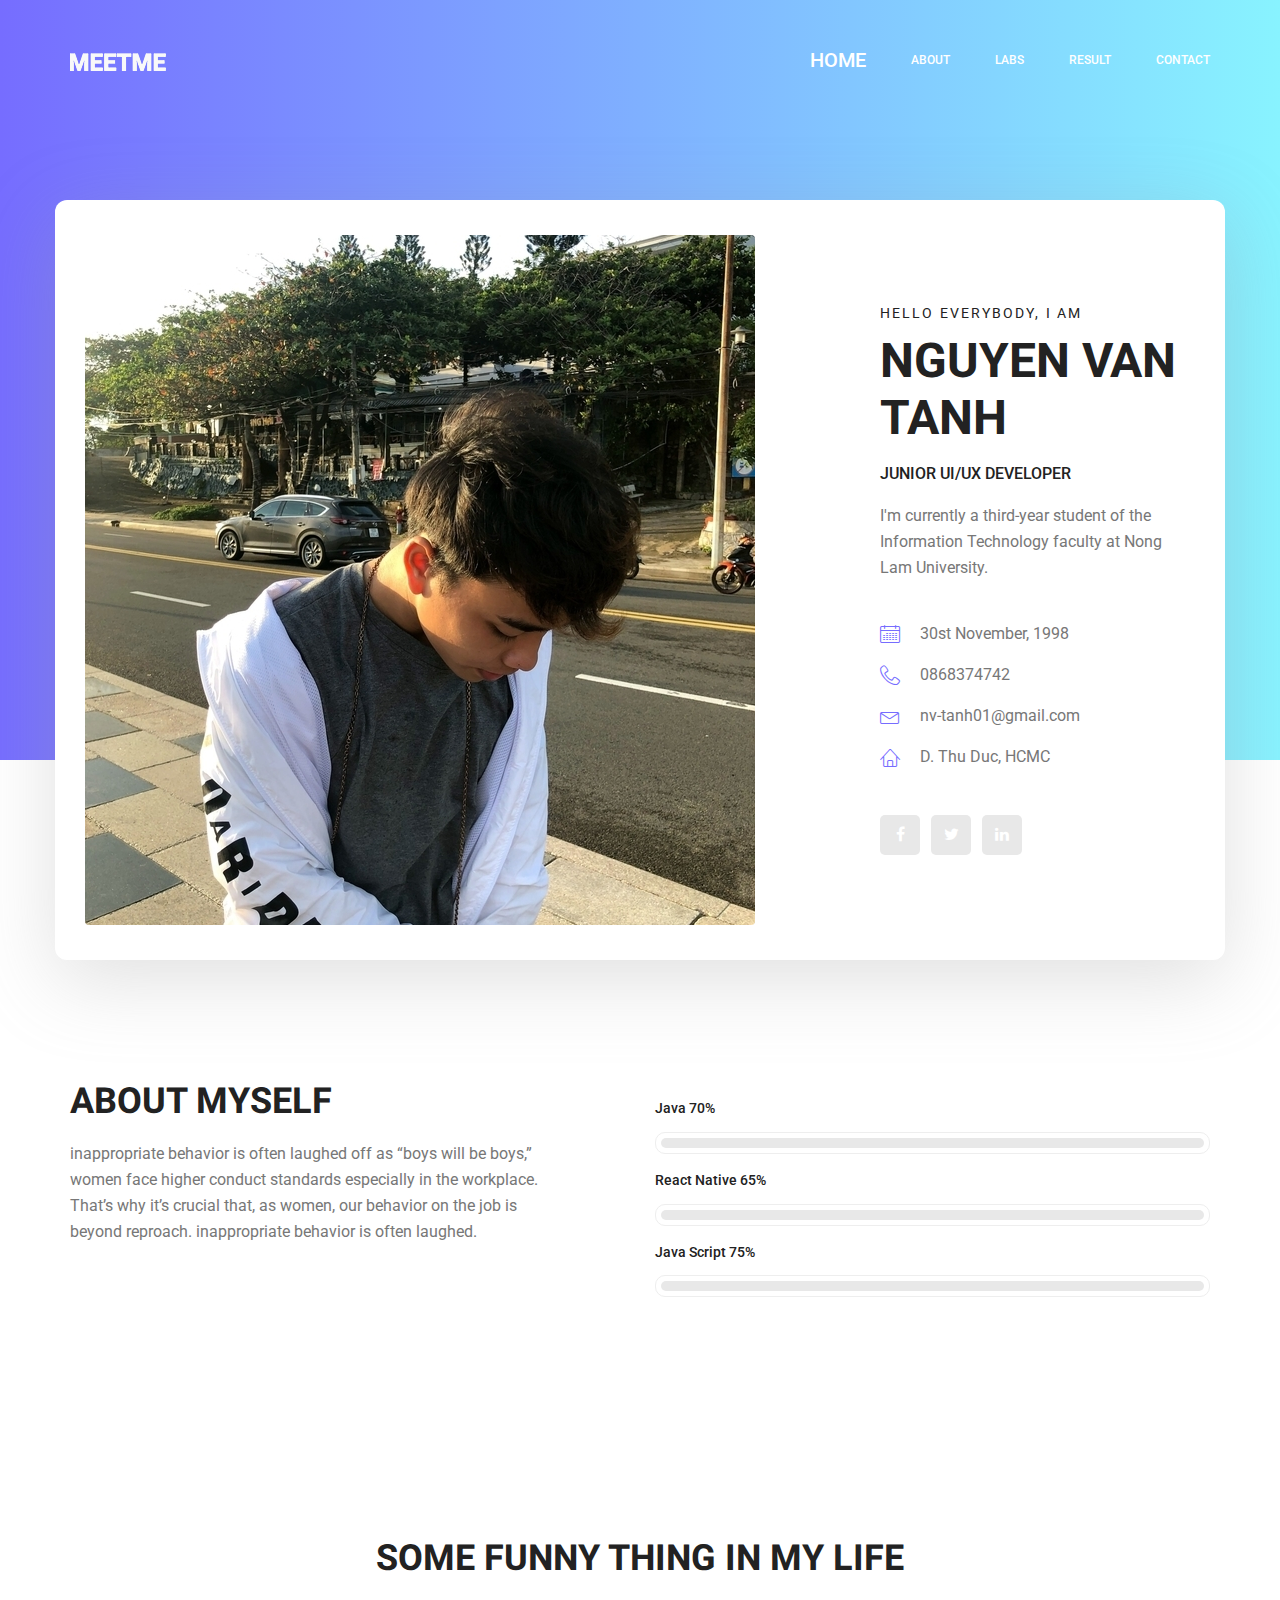
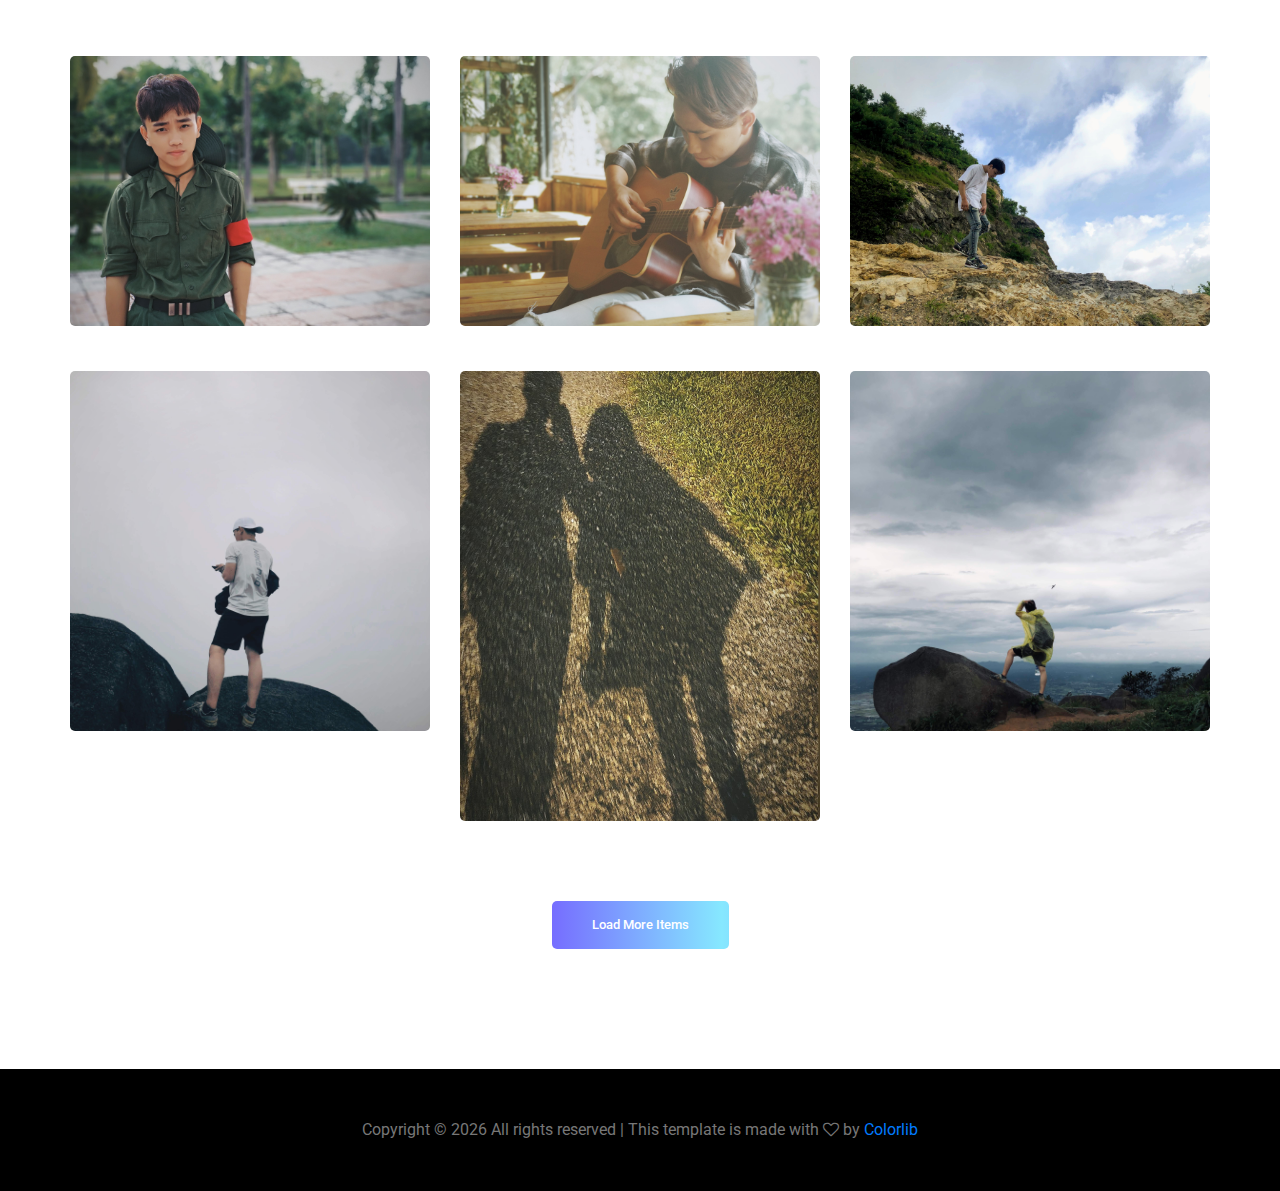
<file: index.html>
<!doctype html>
<html lang="en">

<head>
    <!-- Required meta tags -->
    <meta charset="utf-8">
    <meta name="viewport" content="width=device-width, initial-scale=1, shrink-to-fit=no">
    <link rel="icon" href="img/favicon.png" type="image/png">
    <title>Nguyen Van Tanh</title>
    <!-- Bootstrap CSS -->
    <link rel="stylesheet" href="css/bootstrap.css">
    <link rel="stylesheet" href="vendors/linericon/style.css">
    <link rel="stylesheet" href="css/font-awesome.min.css">
    <link rel="stylesheet" href="vendors/owl-carousel/owl.carousel.min.css">
    <link rel="stylesheet" href="vendors/lightbox/simpleLightbox.css">
    <link rel="stylesheet" href="vendors/nice-select/css/nice-select.css">
    <link rel="stylesheet" href="vendors/animate-css/animate.css">
    <link rel="stylesheet" href="vendors/popup/magnific-popup.css">
    <link rel="stylesheet" href="vendors/flaticon/flaticon.css">
    <!-- main css -->
    <link rel="stylesheet" href="css/style.css">
    <link rel="stylesheet" href="css/responsive.css">
</head>

<body>

    <!--================Header Menu Area =================-->
    <header class="header_area">
        <div class="main_menu">
            <nav class="navbar navbar-expand-lg navbar-light">
                <div class="container box_1620">
                    <!-- Brand and toggle get grouped for better mobile display -->
                    <a class="navbar-brand logo_h" href="index.html"><img src="img/logo.png" alt=""></a>
                    <button class="navbar-toggler" type="button" data-toggle="collapse"
                        data-target="#navbarSupportedContent" aria-controls="navbarSupportedContent"
                        aria-expanded="false" aria-label="Toggle navigation">
                        <span class="icon-bar"></span>
                        <span class="icon-bar"></span>
                        <span class="icon-bar"></span>
                    </button>
                    <!-- Collect the nav links, forms, and other content for toggling -->
                    <div class="collapse navbar-collapse offset" id="navbarSupportedContent">

                        <ul class="nav navbar-nav menu_nav ml-auto">
                            <li class="nav-item active"><a class="nav-link" href="#">Home</a></li>
                            <li class="nav-item "><a class="nav-link" href="about-us.html">About</a></li>
                            <li class="nav-item"><a class="nav-link" href="labs/lab1/lab1.html">Labs</a></li>
                            <li class="nav-item"><a class="nav-link" href="result.html">Result</a></li>
                            <li class="nav-item"><a class="nav-link" href="contact.html">Contact</a></li>
                        </ul>
                    </div>
                </div>
            </nav>
        </div>
    </header>
    <!--================Header Menu Area =================-->

    <!--================Home Banner Area =================-->
    <section class="home_banner_area">
        <div class="container box_1620">
            <div class="banner_inner d-flex align-items-center">
                <div class="banner_content">
                    <div class="media">
                        <div class="d-flex">
                            <img class="rounded" src="img/personal.jpg" alt="">
                        </div>
                        <div class="media-body">
                            <div class="personal_text">
                                <h6>Hello Everybody, i am</h6>
                                <h3>Nguyen Van Tanh</h3>
                                <h4>Junior UI/UX Developer</h4>
                                <p>I'm currently a third-year student of the Information Technology faculty at Nong Lam
                                    University.</p>
                                <ul class="list basic_info">
                                    <li><a href="#"><i class="lnr lnr-calendar-full"></i> 30st November, 1998</a></li>
                                    <li><a href="#"><i class="lnr lnr-phone-handset"></i> 0868374742</a></li>
                                    <li><a href="#"><i class="lnr lnr-envelope"></i>nv-tanh01@gmail.com</a></li>
                                    <li><a href="#"><i class="lnr lnr-home"></i>D. Thu Duc, HCMC</a></li>
                                </ul>
                                <ul class="list personal_social">
                                    <li><a href="#"><i class="fa fa-facebook"></i></a></li>
                                    <li><a href="#"><i class="fa fa-twitter"></i></a></li>
                                    <li><a href="#"><i class="fa fa-linkedin"></i></a></li>
                                </ul>
                            </div>
                        </div>
                    </div>
                </div>
            </div>
        </div>
    </section>
    <!--================End Home Banner Area =================-->

    <!--================Welcome Area =================-->
    <section class="welcome_area p_120">
        <div class="container">
            <div class="row welcome_inner">
                <div class="col-lg-6">
                    <div class="welcome_text">
                        <h4>About Myself</h4>
                        <p>inappropriate behavior is often laughed off as “boys will be boys,” women face higher conduct
                            standards especially in the workplace. That’s why it’s crucial that, as women, our behavior
                            on
                            the job is beyond reproach. inappropriate behavior is often laughed.</p>
                    </div>
                </div>
                <div class="col-lg-6">
                    <div class="tools_expert">
                        <div class="skill_main">
                            <div class="skill_item">
                                <h4>Java <span class="counter">70</span>%</h4>
                                <div class="progress_br">
                                    <div class="progress">
                                        <div class="progress-bar" role="progressbar" aria-valuenow="70"
                                            aria-valuemin="0" aria-valuemax="100"></div>
                                    </div>
                                </div>
                            </div>
                            <div class="skill_item">
                                <h4>React Native <span class="counter">65</span>%</h4>
                                <div class="progress_br">
                                    <div class="progress">
                                        <div class="progress-bar" role="progressbar" aria-valuenow="65"
                                            aria-valuemin="0" aria-valuemax="100"></div>
                                    </div>
                                </div>
                            </div>
                            <div class="skill_item">
                                <h4>Java Script <span class="counter">75</span>%</h4>
                                <div class="progress_br">
                                    <div class="progress">
                                        <div class="progress-bar" role="progressbar" aria-valuenow="75"
                                            aria-valuemin="0" aria-valuemax="100"></div>
                                    </div>
                                </div>
                            </div>
                        </div>
                    </div>
                </div>
            </div>
        </div>
    </section>
    <!--================End Welcome Area =================-->


    <!--================Home Gallery Area =================-->
    <section class="home_gallery_area p_120">
        <div class="container">
            <div class="main_title">
                <h2>Some funny thing in my life</h2>
            </div>
        </div>
        <div class="container">
            <div class="gallery_f_inner row imageGallery1">
                <div class="col-lg-4 col-md-4 col-sm-6">
                    <div class="h_gallery_item">
                        <div class="g_img_item">
                            <img class="img-fluid" src="img/gallery/img1.jpg" alt="">
                            <a class="light" href="img/gallery/img1.jpg"><img src="img/gallery/icon.png" alt=""></a>
                        </div>
                    </div>
                </div>
                <div class="col-lg-4 col-md-4 col-sm-6">
                    <div class="h_gallery_item">
                        <div class="g_img_item">
                            <img class="img-fluid" src="img/gallery/img2.jpg" alt="">
                            <a class="light" href="img/gallery/img2.jpg"><img src="img/gallery/icon.png" alt=""></a>
                        </div>
                    </div>
                </div>
                <div class="col-lg-4 col-md-4 col-sm-6">
                    <div class="h_gallery_item">
                        <div class="g_img_item">
                            <img class="img-fluid" src="img/gallery/img3.jpg" alt="">
                            <a class="light" href="img/gallery/img3.jpg"><img src="img/gallery/icon.png" alt=""></a>
                        </div>
                    </div>
                </div>
                <div class="col-lg-4 col-md-4 col-sm-6">
                    <div class="h_gallery_item">
                        <div class="g_img_item">
                            <img class="img-fluid" src="img/gallery/img4.jpg" alt="">
                            <a class="light" href="img/gallery/img4.jpg"><img src="img/gallery/icon.png" alt=""></a>
                        </div>
                    </div>
                </div>
                <div class="col-lg-4 col-md-4 col-sm-6">
                    <div class="h_gallery_item">
                        <div class="g_img_item">
                            <img class="img-fluid" src="img/gallery/img5.jpg" alt="">
                            <a class="light" href="img/gallery/img5.jpg"><img src="img/gallery/icon.png" alt=""></a>
                        </div>
                    </div>
                </div>
                <div class="col-lg-4 col-md-4 col-sm-6">
                    <div class="h_gallery_item">
                        <div class="g_img_item">
                            <img class="img-fluid" src="img/gallery/img66.jpg" alt="">
                            <a class="light" href="img/gallery/img66.jpg"><img src="img/gallery/icon.png" alt=""></a>
                        </div>
                    </div>
                </div>
            </div>
            <div class="more_btn">
                <a class="main_btn" href="#">Load More Items</a>
            </div>
        </div>
    </section>
    <!--================End Home Gallery Area =================-->


    <!--================Footer Area =================-->
    <footer class="footer_area p-5">
        <div class="container text-center align-middle">
            <aside class="f_widget ab_widget">
                <!-- Link back to Colorlib can't be removed. Template is licensed under CC BY 3.0. -->
                Copyright &copy;
                <script>document.write(new Date().getFullYear());</script>
                All rights reserved | This template is made with <i class="fa fa-heart-o" aria-hidden="true"></i> by <a
                    href="https://colorlib.com" target="_blank">Colorlib</a>
                <!-- Link back to Colorlib can't be removed. Template is licensed under CC BY 3.0. -->
            </aside>
        </div>
    </footer>
    <!--================End Footer Area =================-->


    <!-- Optional JavaScript -->
    <!-- jQuery first, then Popper.js, then Bootstrap JS -->
    <script src="js/jquery-3.3.1.min.js"></script>
    <script src="js/popper.js"></script>
    <script src="js/bootstrap.min.js"></script>
    <script src="js/stellar.js"></script>
    <script src="vendors/lightbox/simpleLightbox.min.js"></script>
    <script src="vendors/nice-select/js/jquery.nice-select.min.js"></script>
    <script src="vendors/isotope/imagesloaded.pkgd.min.js"></script>
    <script src="vendors/isotope/isotope.pkgd.min.js"></script>
    <script src="vendors/owl-carousel/owl.carousel.min.js"></script>
    <script src="vendors/popup/jquery.magnific-popup.min.js"></script>
    <script src="js/jquery.ajaxchimp.min.js"></script>
    <script src="vendors/counter-up/jquery.waypoints.min.js"></script>
    <script src="vendors/counter-up/jquery.counterup.min.js"></script>
    <script src="js/mail-script.js"></script>
    <script src="js/theme.js"></script>
</body>

</html>
</file>
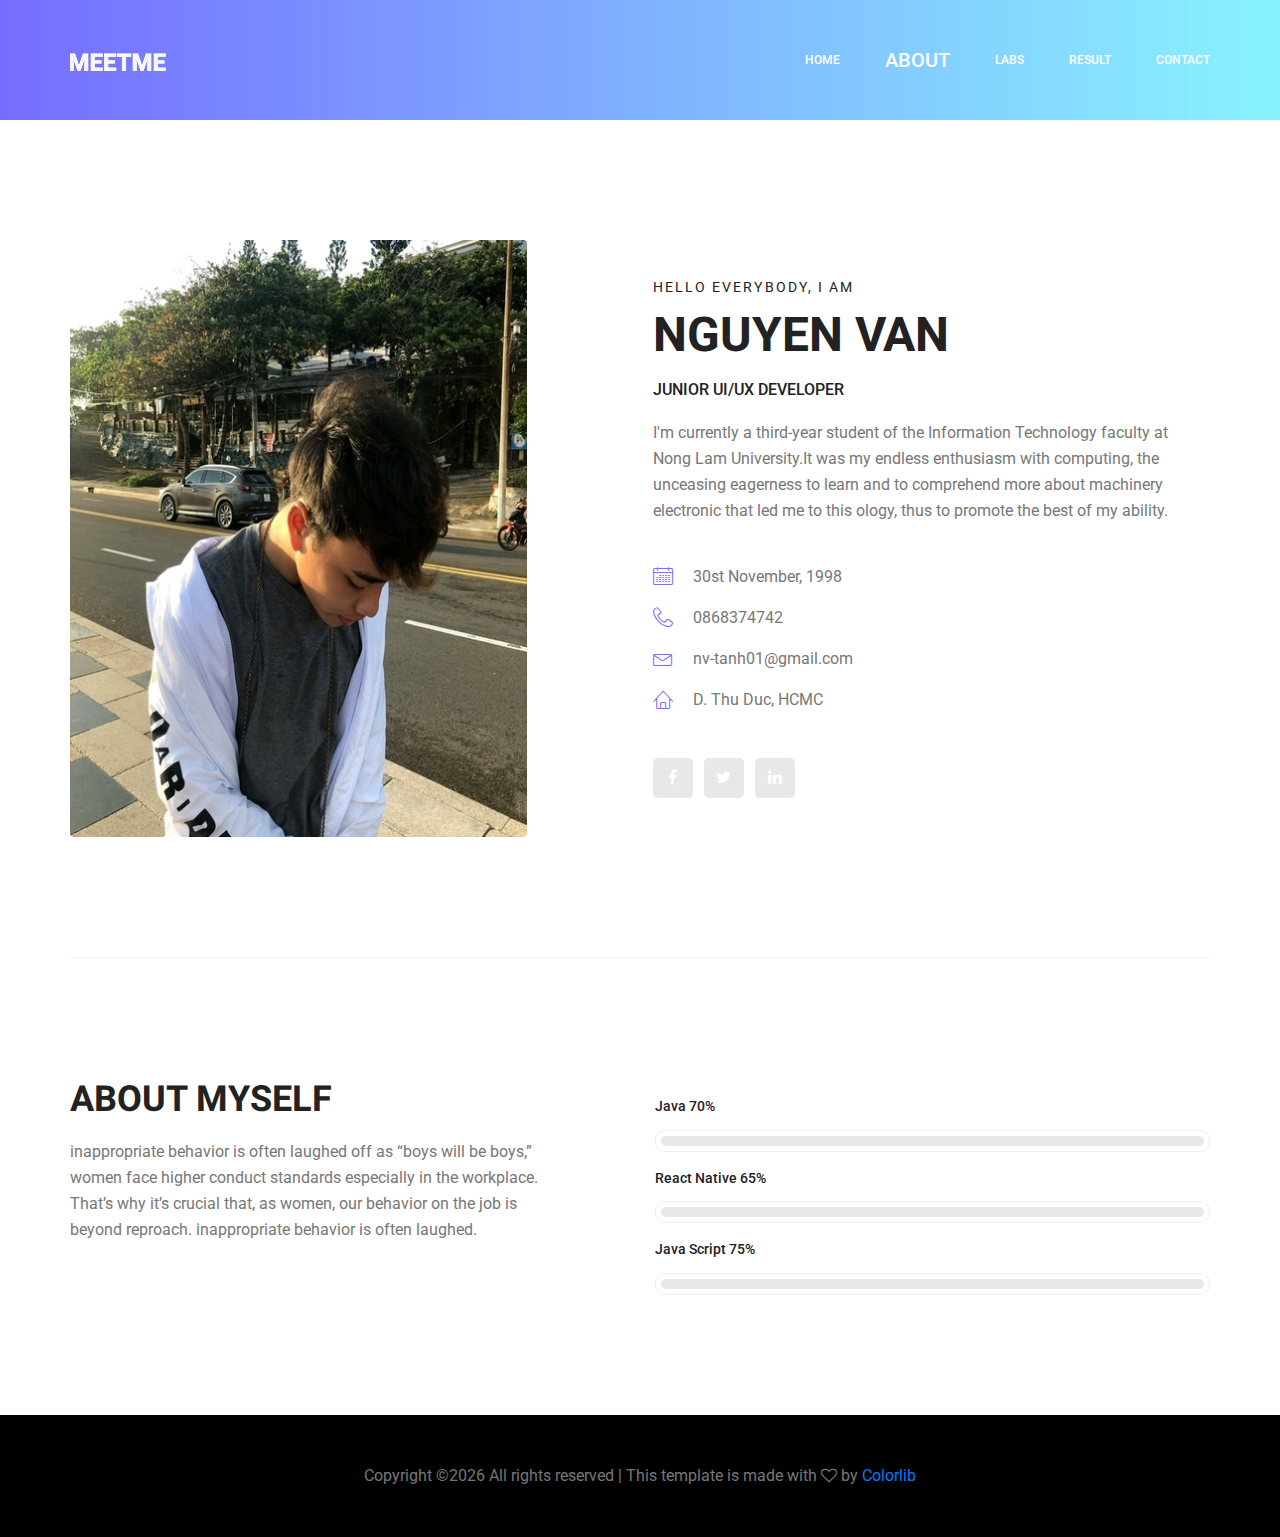
<file: about-us.html>
<!doctype html>
<html lang="en">
<head>
    <!-- Required meta tags -->
    <meta charset="utf-8">
    <meta name="viewport" content="width=device-width, initial-scale=1, shrink-to-fit=no">
    <link rel="icon" href="img/favicon.png" type="image/png">
    <title>MeetMe Personal</title>
    <!-- Bootstrap CSS -->
    <link rel="stylesheet" href="css/bootstrap.css">
    <link rel="stylesheet" href="vendors/linericon/style.css">
    <link rel="stylesheet" href="css/font-awesome.min.css">
    <link rel="stylesheet" href="vendors/owl-carousel/owl.carousel.min.css">
    <link rel="stylesheet" href="vendors/lightbox/simpleLightbox.css">
    <link rel="stylesheet" href="vendors/nice-select/css/nice-select.css">
    <link rel="stylesheet" href="vendors/animate-css/animate.css">
    <link rel="stylesheet" href="vendors/popup/magnific-popup.css">
    <!-- main css -->
    <link rel="stylesheet" href="css/style.css">
    <link rel="stylesheet" href="css/responsive.css">
</head>
<body>

<!--================Header Menu Area =================-->
<header class="header_area">
    <div class="main_menu">
        <nav class="navbar navbar-expand-lg navbar-light">
            <div class="container box_1620">
                <!-- Brand and toggle get grouped for better mobile display -->
                <a class="navbar-brand logo_h" href="index.html"><img src="img/logo.png" alt=""></a>
                <button class="navbar-toggler" type="button" data-toggle="collapse"
                        data-target="#navbarSupportedContent" aria-controls="navbarSupportedContent"
                        aria-expanded="false" aria-label="Toggle navigation">
                    <span class="icon-bar"></span>
                    <span class="icon-bar"></span>
                    <span class="icon-bar"></span>
                </button>
                <!-- Collect the nav links, forms, and other content for toggling -->
                <div class="collapse navbar-collapse offset" id="navbarSupportedContent">

                    <ul class="nav navbar-nav menu_nav ml-auto">
                        <li class="nav-item"><a class="nav-link" href="index.html">Home</a></li>
                        <li class="nav-item active"><a class="nav-link" href="#">About</a></li>
                        <li class="nav-item"><a class="nav-link" href="labs/lab1/lab1.html">Labs</a></li>
                        <li class="nav-item"><a class="nav-link" href="result.html">Result</a></li>
                        <li class="nav-item"><a class="nav-link" href="contact.html">Contact</a></li>
                    </ul>
                </div>
            </div>
        </nav>
    </div>
</header>
<!--================Header Menu Area =================-->


<!--================Home Banner Area =================-->
<section class="profile_area avoid-header">
    <div class="container">
        <div class="profile_inner p_120">
            <div class="row">
                <div class="col-lg-5">
                    <img class="img-fluid rounded" src="img/personal-2.jpg" alt="">
                </div>
                <div class="col-lg-7">
                    <div class="personal_text">
                        <h6>Hello Everybody, i am</h6>
                        <h3>Nguyen Van
                            <Tanh></Tanh>
                        </h3>
                        <h4>Junior UI/UX Developer</h4>
                        <p>I'm currently a third-year student of the Information Technology faculty at Nong Lam
                            University.It was my endless enthusiasm with computing, the unceasing eagerness to learn and
                            to comprehend more about machinery electronic that led me to this ology, thus to promote the
                            best of my ability.</p>
                        <ul class="list basic_info">
                            <li><a href="#"><i class="lnr lnr-calendar-full"></i> 30st November, 1998</a></li>
                            <li><a href="#"><i class="lnr lnr-phone-handset"></i> 0868374742</a></li>
                            <li><a href="#"><i class="lnr lnr-envelope"></i>nv-tanh01@gmail.com</a></li>
                            <li><a href="#"><i class="lnr lnr-home"></i>D. Thu Duc, HCMC</a></li>
                        </ul>
                        <ul class="list personal_social">
                            <li><a href="#"><i class="fa fa-facebook"></i></a></li>
                            <li><a href="#"><i class="fa fa-twitter"></i></a></li>
                            <li><a href="#"><i class="fa fa-linkedin"></i></a></li>
                        </ul>
                    </div>
                </div>
            </div>
        </div>
    </div>
</section>
<section class="welcome_area p_120">
    <div class="container">
        <div class="row welcome_inner">
            <div class="col-lg-6">
                <div class="welcome_text">
                    <h4>About Myself</h4>
                    <p>inappropriate behavior is often laughed off as “boys will be boys,” women face higher conduct
                        standards especially in the workplace. That’s why it’s crucial that, as women, our behavior on
                        the job is beyond reproach. inappropriate behavior is often laughed.</p>
                    <!--                    <div class="row">-->
                    <!--                        <div class="col-md-4">-->
                    <!--                            <div class="wel_item">-->
                    <!--                                <i class="lnr lnr-database"></i>-->
                    <!--                                <h4>$2.5M</h4>-->
                    <!--                                <p>Total Donation</p>-->
                    <!--                            </div>-->
                    <!--                        </div>-->
                    <!--                        <div class="col-md-4">-->
                    <!--                            <div class="wel_item">-->
                    <!--                                <i class="lnr lnr-book"></i>-->
                    <!--                                <h4>1465</h4>-->
                    <!--                                <p>Total Projects</p>-->
                    <!--                            </div>-->
                    <!--                        </div>-->
                    <!--                        <div class="col-md-4">-->
                    <!--                            <div class="wel_item">-->
                    <!--                                <i class="lnr lnr-users"></i>-->
                    <!--                                <h4>3965</h4>-->
                    <!--                                <p>Total Volunteers</p>-->
                    <!--                            </div>-->
                    <!--                        </div>-->
                    <!--                    </div>-->
                </div>
            </div>
            <div class="col-lg-6">
                <div class="tools_expert">
                    <div class="skill_main">
                        <div class="skill_item">
                            <h4>Java <span class="counter">70</span>%</h4>
                            <div class="progress_br">
                                <div class="progress">
                                    <div class="progress-bar" role="progressbar" aria-valuenow="70" aria-valuemin="0"
                                         aria-valuemax="100"></div>
                                </div>
                            </div>
                        </div>
                        <div class="skill_item">
                            <h4>React Native <span class="counter">65</span>%</h4>
                            <div class="progress_br">
                                <div class="progress">
                                    <div class="progress-bar" role="progressbar" aria-valuenow="65" aria-valuemin="0"
                                         aria-valuemax="100"></div>
                                </div>
                            </div>
                        </div>
                        <div class="skill_item">
                            <h4>Java Script <span class="counter">75</span>%</h4>
                            <div class="progress_br">
                                <div class="progress">
                                    <div class="progress-bar" role="progressbar" aria-valuenow="75" aria-valuemin="0"
                                         aria-valuemax="100"></div>
                                </div>
                            </div>
                        </div>
                    </div>
                </div>
            </div>
        </div>
    </div>
</section>
<!--================End Welcome Area =================-->


<!--================Footer Area =================-->
<footer class="footer_area p-5">
    <div class="container text-center align-middle">
        <aside class="f_widget ab_widget">
            <!-- Link back to Colorlib can't be removed. Template is licensed under CC BY 3.0. -->
            Copyright &copy;<script>document.write(new Date().getFullYear());</script>
            All rights reserved | This template is made with <i class="fa fa-heart-o"
                                                                aria-hidden="true"></i> by <a
                href="https://colorlib.com" target="_blank">Colorlib</a>
            <!-- Link back to Colorlib can't be removed. Template is licensed under CC BY 3.0. -->
        </aside>
    </div>
</footer>
<!--================End Footer Area =================-->

<!-- Optional JavaScript -->
<!-- jQuery first, then Popper.js, then Bootstrap JS -->
<script src="js/jquery-3.3.1.min.js"></script>
<script src="js/popper.js"></script>
<script src="js/bootstrap.min.js"></script>
<script src="js/stellar.js"></script>
<script src="vendors/lightbox/simpleLightbox.min.js"></script>
<script src="vendors/nice-select/js/jquery.nice-select.min.js"></script>
<script src="vendors/isotope/imagesloaded.pkgd.min.js"></script>
<script src="vendors/isotope/isotope.pkgd.min.js"></script>
<script src="vendors/owl-carousel/owl.carousel.min.js"></script>
<script src="vendors/popup/jquery.magnific-popup.min.js"></script>
<script src="js/jquery.ajaxchimp.min.js"></script>
<script src="vendors/counter-up/jquery.waypoints.min.js"></script>
<script src="vendors/counter-up/jquery.counterup.min.js"></script>
<script src="js/mail-script.js"></script>
<script src="js/theme.js"></script>
</body>
</html>
</file>
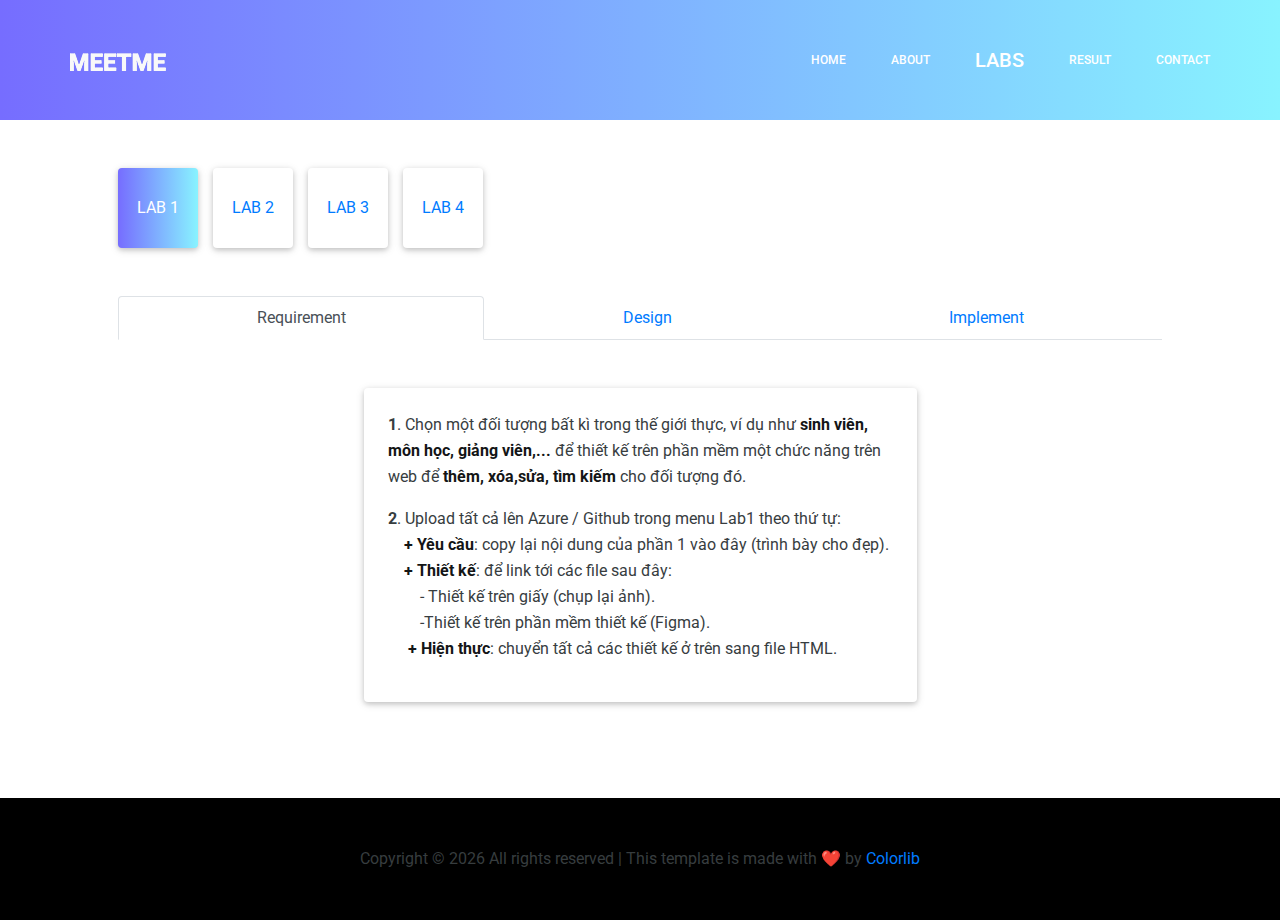
<file: labs/lab1/lab1.html>
<!doctype html>
<html lang="en">

<head>
    <!-- Required meta tags -->
    <meta charset="utf-8">
    <meta name="viewport" content="width=device-width, initial-scale=1, shrink-to-fit=no">
    <link rel="icon" href="../../img/favicon.png" type="image/png">
    <title>Nguyen Van Tanh - Lab 1</title>
    <!-- Bootstrap CSS -->
    <link rel="stylesheet" href="../../css/bootstrap.css">
    <link rel="stylesheet" href="../../vendors/linericon/style.css">
    <link rel="stylesheet" href="../../css/font-awesome.min.css">
    <link rel="stylesheet" href="../../vendors/owl-carousel/owl.carousel.min.css">
    <link rel="stylesheet" href="../../vendors/lightbox/simpleLightbox.css">
    <link rel="stylesheet" href="../../vendors/nice-select/css/nice-select.css">
    <link rel="stylesheet" href="../../vendors/animate-css/animate.css">
    <link rel="stylesheet" href="../../vendors/popup/magnific-popup.css">
    <!-- main css -->
    <link rel="stylesheet" href="../../css/style.css">
    <link rel="stylesheet" href="../../css/responsive.css">
    <link rel="stylesheet" href="../style.css">
    <link rel="stylesheet" href="https://use.fontawesome.com/releases/v5.8.2/css/all.css"
        integrity="sha384-oS3vJWv+0UjzBfQzYUhtDYW+Pj2yciDJxpsK1OYPAYjqT085Qq/1cq5FLXAZQ7Ay" crossorigin="anonymous">

</head>

<body>
    <!--================Header Menu Area =================-->
    <header class="header_area">
        <div class="main_menu">
            <nav class="navbar navbar-expand-lg navbar-light">
                <div class="container box_1620">
                    <!-- Brand and toggle get grouped for better mobile display -->
                    <a class="navbar-brand logo_h" href="../../index.html"><img src="../../img/logo.png" alt=""></a>
                    <button class="navbar-toggler" type="button" data-toggle="collapse"
                        data-target="#navbarSupportedContent" aria-controls="navbarSupportedContent"
                        aria-expanded="false" aria-label="Toggle navigation">
                        <span class="icon-bar"></span>
                        <span class="icon-bar"></span>
                        <span class="icon-bar"></span>
                    </button>
                    <!-- Collect the nav links, forms, and other content for toggling -->
                    <div class="collapse navbar-collapse offset" id="navbarSupportedContent">

                        <ul class="nav navbar-nav menu_nav ml-auto">
                            <li class="nav-item"><a class="nav-link" href="../../index.html">Home</a></li>
                            <li class="nav-item"><a class="nav-link" href="../../about-us.html">About</a></li>
                            <li class="nav-item active"><a class="nav-link" href="#">Labs</a></li>
                            <li class="nav-item"><a class="nav-link" href="../../result.html">Result</a></li>
                            <li class="nav-item"><a class="nav-link" href="../../contact.html">Contact</a></li>
                        </ul>
                    </div>
                </div>
            </nav>
        </div>
    </header>
    <div class="avoid-header"></div>

    <!--================Content Area =================-->
    <main class="container">
        <div class="p-5">
            <div class="pb-5 d-flex ">
                <a href="../lab1/lab1.html" class="card square active">LAB 1</a>
                <a href="../lab2/lab2.html" class="card square">LAB 2</a>
                <a href="../lab3/lab3.html" class="card square ">LAB 3</a>
                <a href="../lab4/lab4.html" class="card square ">LAB 4</a>
            </div>
            <div class="row">
                <div class="col-md-12">
                    <nav>
                        <div class="nav nav-tabs nav-fill" id="nav-tab" role="tablist">
                            <a class="nav-item nav-link active" id="nav-home-tab" data-toggle="tab" href="#nav-home"
                                role="tab" aria-controls="nav-home" aria-selected="true">Requirement</a>
                            <a class="nav-item nav-link" id="nav-profile-tab" data-toggle="tab" href="#nav-profile"
                                role="tab" aria-controls="nav-profile" aria-selected="false">Design</a>
                            <a class="nav-item nav-link" id="nav-contact-tab" data-toggle="tab" href="#nav-contact"
                                role="tab" aria-controls="nav-contact" aria-selected="false">Implement</a>
                        </div>
                    </nav>
                    <div class="tab-content" id="nav-tabContent">
                        <div class="tab-pane fade show active" id="nav-home" role="tabpanel"
                            aria-labelledby="nav-home-tab">
                            <div class="content p-5">
                                <div class="card col-7 p-4">
                                    <p>
                                        <b>1</b>. Chọn một đối tượng bất kì trong thế giới thực, ví dụ như <strong>sinh
                                            viên,
                                            môn học, giảng viên,...</strong>
                                        để thiết kế trên phần mềm một chức năng trên web để <strong>thêm, xóa,sửa, tìm
                                            kiếm</strong> cho đối tượng đó.
                                    </p>
                                    <p>
                                        <b>2</b>. Upload tất cả lên Azure / Github trong menu Lab1 theo thứ tự: <br>
                                        &nbsp;&nbsp;&nbsp;&nbsp;<strong>+ Yêu cầu</strong>: copy lại nội dung của
                                        phần 1 vào đây (trình bày cho đẹp).<br>
                                        &nbsp;&nbsp;&nbsp;&nbsp;<strong>+ Thiết kế</strong>: để link tới các file
                                        sau đây:<br>
                                        &nbsp;&nbsp;&nbsp;&nbsp;&nbsp;&nbsp;&nbsp;&nbsp;- Thiết kế trên giấy (chụp lại
                                        ảnh).<br>
                                        &nbsp;&nbsp;&nbsp;&nbsp;&nbsp;&nbsp;&nbsp;&nbsp;-Thiết kế trên phần mềm thiết
                                        kế (Figma).<br>
                                        &nbsp;&nbsp;&nbsp;&nbsp; <strong>+ Hiện thực</strong>: chuyển tất cả các
                                        thiết kế ở trên sang
                                        file HTML.
                                    </p>
                                </div>
                            </div>

                        </div>
                        <div class="tab-pane fade" id="nav-profile" role="tabpanel" aria-labelledby="nav-profile-tab">
                            <div class="content ">
                                <div class="col-12 row ">
                                    <div class=" col-md-6 p-4">
                                        <h3>Sketches design</h3>
                                        <div class="content mt-4">
                                            <div class="col-11">
                                                <div class="design-image mb-3 ">
                                                    <img class="rounded" src="resource/sketchesDesign.jpg" />
                                                </div>
                                                <div class="text-center">
                                                    <div class="btn btn-primary rounded">
                                                        <a class="text-decoration-none text-white"
                                                            href="resource/sketchesDesign.jpg"
                                                            download="sketchesDesign.jpg">Download</a>
                                                    </div>
                                                </div>
                                            </div>
                                        </div>
                                    </div>
                                    <div class="col-md-6 p-4">
                                        <h3>Design on Figma</h3>
                                        <div class="content mt-4">
                                            <div class="col-11">
                                                <div class="design-image mb-3">
                                                    <img class="rounded" src="resource/lab1_figma.png" />
                                                </div>
                                                <div class="text-center">
                                                    <div class="btn btn-primary rounded">
                                                        <a class="text-decoration-none text-white"
                                                            href="resource/lab1.fig" download="lab1.fig">Download</a>
                                                    </div>
                                                </div>
                                            </div>
                                        </div>

                                    </div>
                                </div>
                                <div class="text-center mt-3">
                                    <div class="btn btn-danger rounded">
                                        <a class="text-decoration-none text-white" href="resource/lab1.zip"
                                            download="lab1.zip">Download All</a>
                                    </div>
                                </div>
                            </div>
                        </div>
                        <div class="tab-pane fade " id="nav-contact" role="tabpanel" aria-labelledby="nav-contact-tab">
                            <div class="content mt-5">
                                <div class="col-10">
                                    <div class="card">
                                        <h4 class="card-header text-center font-weight-bold text-uppercase py-4">
                                            EMPLOYEE MANAGEMENT</h4>
                                        <div class="card-body">
                                            <div id="table" class="table-editable">
                                                <span class="float-right mb-3">
                                                    <button type="button"
                                                        class="text-white btn btn-primary rounded add-new"><i
                                                            class="fas fa-plus" aria-hidden="true"></i> Add
                                                        new</button></span>
                                                <table
                                                    class="table table-bordered table-responsive-md table-striped text-center">
                                                    <thead>
                                                        <tr>
                                                            <th class="text-center">Name</th>
                                                            <th class="text-center">Age</th>
                                                            <th class="text-center">Department</th>
                                                            <th class="text-center">Phone</th>
                                                            <th class="text-center">City</th>
                                                            <th class="text-center">Actions</th>
                                                        </tr>
                                                    </thead>
                                                    <tbody>
                                                        <tr>
                                                            <td>Nguyen Van Tanh</td>
                                                            <td>22</td>
                                                            <td>IT</td>
                                                            <td>0868374742</td>
                                                            <td>HCM</td>
                                                            <td>
                                                                <a class="add" title="Add" data-toggle="tooltip">
                                                                    <i class="fas fa-user-plus"></i></a>
                                                                <a class="edit" title="Edit" data-toggle="tooltip">
                                                                    <i class="fas fa-pencil-alt"></i></a>
                                                                <a class="delete" title="Delete" data-toggle="tooltip">
                                                                    <i class="fas fa-trash-alt"></i></a>
                                                            </td>
                                                        </tr>
                                                        <tr>
                                                            <td>Bui Thi Thuy Trang</td>
                                                            <td>21</td>
                                                            <td>Marketing</td>
                                                            <td>0123456789</td>
                                                            <td>HCM</td>
                                                            <td>
                                                                <a class="add" title="Add" data-toggle="tooltip">
                                                                    <i class="fas fa-user-plus"></i></a>
                                                                <a class="edit" title="Edit" data-toggle="tooltip">
                                                                    <i class="fas fa-pencil-alt"></i></a>
                                                                <a class="delete" title="Delete" data-toggle="tooltip">
                                                                    <i class="fas fa-trash-alt"></i></a>
                                                            </td>
                                                        </tr>
                                                        <tr>
                                                            <td>Cristiano Ronaldo</td>
                                                            <td>34</td>
                                                            <td>Striker</td>
                                                            <td>0987654321</td>
                                                            <td>TURIN</td>
                                                            <td>
                                                                <a class="add" title="Add" data-toggle="tooltip">
                                                                    <i class="fas fa-user-plus"></i></a>
                                                                <a class="edit" title="Edit" data-toggle="tooltip">
                                                                    <i class="fas fa-pencil-alt"></i></a>
                                                                <a class="delete" title="Delete" data-toggle="tooltip">
                                                                    <i class="fas fa-trash-alt"></i></a>
                                                            </td>
                                                        </tr>
                                                    </tbody>
                                                </table>
                                            </div>
                                        </div>
                                    </div>
                                </div>
                            </div>
                            <!-- Editable table -->
                        </div>
                    </div>
                </div>
            </div>
        </div>
    </main>
    <!--================End Content Area =================-->


    <!--================Footer Area =================-->
    <footer class="footer_area p-5">
        <div class="container text-center align-middle">
            <aside class="f_widget ab_widget">
                <!-- Link back to Colorlib can't be removed. Template is licensed under CC BY 3.0. -->
                Copyright &copy;
                <script>document.write(new Date().getFullYear());</script>
                All rights reserved | This template is made with ❤️ by <a href="https://colorlib.com"
                    target="_blank">Colorlib</a>
                <!-- Link back to Colorlib can't be removed. Template is licensed under CC BY 3.0. -->
            </aside>
        </div>
    </footer>
    <!--================End Footer Area =================-->

    <!-- Optional JavaScript -->
    <!-- jQuery first, then Popper.js, then Bootstrap JS -->
    <!-- <script src="../../js/jquery-3.3.1.min.js"></script>
    <script src="../../js/bootstrap.min.js"></script> -->
    <script src="https://code.jquery.com/jquery-3.2.1.slim.min.js"
        integrity="sha384-KJ3o2DKtIkvYIK3UENzmM7KCkRr/rE9/Qpg6aAZGJwFDMVNA/GpGFF93hXpG5KkN"
        crossorigin="anonymous"></script>
    <script src="https://cdnjs.cloudflare.com/ajax/libs/popper.js/1.11.0/umd/popper.min.js"
        integrity="sha384-b/U6ypiBEHpOf/4+1nzFpr53nxSS+GLCkfwBdFNTxtclqqenISfwAzpKaMNFNmj4"
        crossorigin="anonymous"></script>
    <script src="https://maxcdn.bootstrapcdn.com/bootstrap/4.0.0-beta/js/bootstrap.min.js"
        integrity="sha384-h0AbiXch4ZDo7tp9hKZ4TsHbi047NrKGLO3SEJAg45jXxnGIfYzk4Si90RDIqNm1"
        crossorigin="anonymous"></script>
    <script src="../../js/theme.js"></script>

    <script type="text/javascript">
        $(document).ready(function () {
            $('[data-toggle="tooltip"]').tooltip();
            var actions = $("table td:last-child").html();
            $(".add-new").click(function () {
                $(this).attr("disabled", "disabled");
                var index = $("table tbody tr:last-child").index();
                var row = '<tr>' +
                    '<td><input type="text" class="form-control" name="name" id="name"></td>' +
                    '<td><input type="text" class="form-control" name="age" id="Age"></td>' +
                    '<td><input type="text" class="form-control" name="department" id="department"></td>' +
                    '<td><input type="text" class="form-control" name="phone" id="phone"></td>' +
                    '<td><input type="text" class="form-control" name="city" id="City"></td>' +
                    '<td>' + actions + '</td>' +
                    '</tr>';
                $("table").append(row);
                $("table tbody tr").eq(index + 1).find(".add, .edit").toggle();
                $('[data-toggle="tooltip"]').tooltip();

            });
            $(document).on("click", ".add", function () {
                var empty = false;
                var input = $(this).parents("tr").find('input[type="text"]');
                input.each(function () {
                    if (!$(this).val()) {
                        $(this).addClass("error");
                        empty = true;
                    } else {
                        $(this).removeClass("error");
                    }
                });
                $(this).parents("tr").find(".error").first().focus();
                if (!empty) {
                    input.each(function () {
                        $(this).parent("td").html($(this).val());
                    });
                    $(this).parents("tr").find(".add, .edit").toggle();
                    $(".add-new").removeAttr("disabled");
                }
            });
            // Edit row on edit button click
            $(document).on("click", ".edit", function () {
                $(this).parents("tr").find("td:not(:last-child)").each(function () {
                    $(this).html('<input type="text" class="form-control" value="' + $(this).text() + '">');
                });
                $(this).parents("tr").find(".add, .edit").toggle();
                $(".add-new").attr("disabled", "disabled");
            });
            // Delete row on delete button click
            $(document).on("click", ".delete", function () {
                $('[data-toggle="tooltip"]').tooltip('hide');
                $(this).parents("tr").remove();
                $(".add-new").removeAttr("disabled");
            });
        });
    </script>
</body>

</html>
</file>
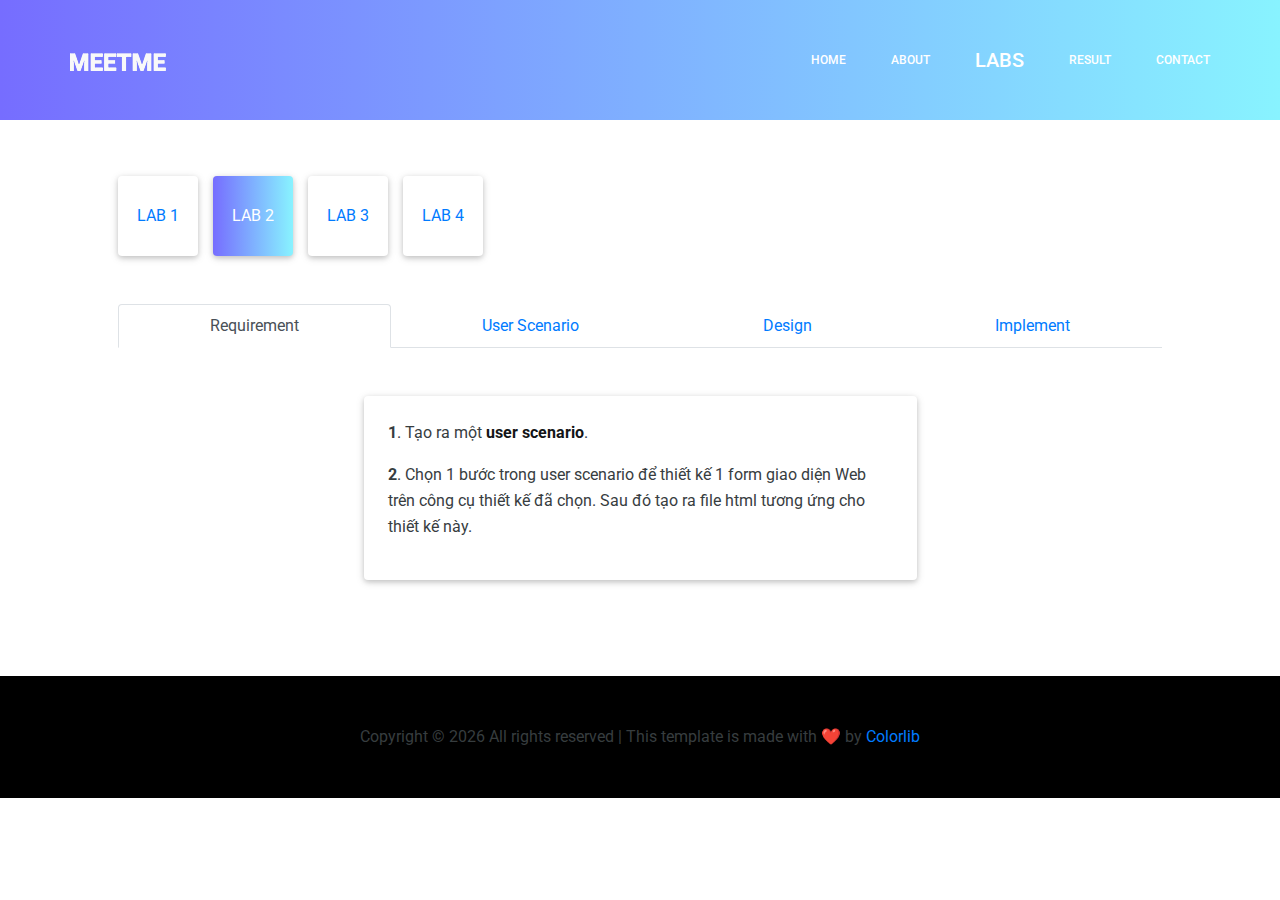
<file: labs/lab2/lab2.html>
<!doctype html>
<html lang="en">

<head>
    <!-- Required meta tags -->
    <meta charset="utf-8">
    <meta name="viewport" content="width=device-width, initial-scale=1, shrink-to-fit=no">
    <link rel="icon" href="../../img/favicon.png" type="image/png">
    <title>Nguyen Van Tanh - Lab 2</title>
    <!-- Bootstrap CSS -->
    <link rel="stylesheet" href="../../css/bootstrap.css">
    <link rel="stylesheet" href="../../vendors/linericon/style.css">
    <link rel="stylesheet" href="../../css/font-awesome.min.css">
    <link rel="stylesheet" href="../../vendors/owl-carousel/owl.carousel.min.css">
    <link rel="stylesheet" href="../../vendors/lightbox/simpleLightbox.css">
    <link rel="stylesheet" href="../../vendors/nice-select/css/nice-select.css">
    <link rel="stylesheet" href="../../vendors/animate-css/animate.css">
    <link rel="stylesheet" href="../../vendors/popup/magnific-popup.css">
    <!-- main css -->
    <link rel="stylesheet" href="../../css/style.css">
    <link rel="stylesheet" href="../../css/responsive.css">
    <link rel="stylesheet" href="../style.css">
    <link rel="stylesheet" href="css/style.css">
    <link rel="stylesheet" href="https://use.fontawesome.com/releases/v5.8.2/css/all.css"
        integrity="sha384-oS3vJWv+0UjzBfQzYUhtDYW+Pj2yciDJxpsK1OYPAYjqT085Qq/1cq5FLXAZQ7Ay" crossorigin="anonymous">

</head>

<body>
    <!--================Header Menu Area =================-->
    <header class="header_area">
        <div class="main_menu">
            <nav class="navbar navbar-expand-lg navbar-light">
                <div class="container box_1620">
                    <!-- Brand and toggle get grouped for better mobile display -->
                    <a class="navbar-brand logo_h" href="../../index.html"><img src="../../img/logo.png" alt=""></a>
                    <button class="navbar-toggler" type="button" data-toggle="collapse"
                        data-target="#navbarSupportedContent" aria-controls="navbarSupportedContent"
                        aria-expanded="false" aria-label="Toggle navigation">
                        <span class="icon-bar"></span>
                        <span class="icon-bar"></span>
                        <span class="icon-bar"></span>
                    </button>
                    <!-- Collect the nav links, forms, and other content for toggling -->
                    <div class="collapse navbar-collapse offset" id="navbarSupportedContent">
                        <ul class="nav navbar-nav menu_nav ml-auto">
                            <li class="nav-item"><a class="nav-link" href="../../index.html">Home</a></li>
                            <li class="nav-item"><a class="nav-link" href="../../about-us.html">About</a></li>
                            <li class="nav-item active"><a class="nav-link" href="#">Labs</a></li>
                            <li class="nav-item"><a class="nav-link" href="../../result.html">Result</a></li>
                            <li class="nav-item"><a class="nav-link" href="../../contact.html">Contact</a></li>
                        </ul>
                    </div>
                </div>
            </nav>
        </div>
    </header>
    <div class="avoid-header"></div>

    <!--================Content Area =================-->
    <main class="container pt-2">
        <div class="p-5">
            <div id="overlay" class="overlay"></div>
            <div class="pb-5 d-flex ">
                <a href="../lab1/lab1.html" class="card square">LAB 1</a>
                <a href="../lab2/lab2.html" class="card square active">LAB 2</a>
                <a href="../lab3/lab3.html" class="card square ">LAB 3</a>
                <a href="../lab4/lab4.html" class="card square ">LAB 4</a>
            </div>
            <div class="row">
                <div class="col-md-12">
                    <nav>
                        <div class="nav nav-tabs nav-fill" id="nav-tab" role="tablist">
                            <a class="nav-item nav-link active" id="nav-requirement-tab" data-toggle="tab"
                                href="#nav-require" role="tab" aria-controls="nav-home"
                                aria-selected="true">Requirement</a>
                            <a class="nav-item nav-link" id="nav-userscenario-tab" data-toggle="tab"
                                href="#nav-userscenario" role="tab" aria-controls="nav-contact"
                                aria-selected="false">User Scenario</a>
                            <a class="nav-item nav-link" id="nav-design-tab" data-toggle="tab" href="#nav-design"
                                role="tab" aria-controls="nav-profile" aria-selected="false">Design</a>
                            <a class="nav-item nav-link" id="nav-implement-tab" data-toggle="tab" href="#nav-implement"
                                role="tab" aria-controls="nav-contact" aria-selected="false">Implement</a>

                        </div>
                    </nav>
                    <div class="tab-content" id="nav-tabContent">
                        <div class="tab-pane fade show active" id="nav-require" role="tabpanel"
                            aria-labelledby="nav-requirement-tab">
                            <div class="content p-5">
                                <div class="card col-7 p-4">
                                    <p>
                                        <b>1</b>. Tạo ra một <strong>user scenario</strong>.
                                    </p>
                                    <p>
                                        <b>2</b>. Chọn 1 bước trong user scenario để thiết kế 1 form giao diện
                                        Web trên công cụ thiết kế đã chọn. Sau đó tạo ra file html tương
                                        ứng cho thiết kế này.
                                    </p>
                                </div>
                            </div>

                        </div>
                        <div class="tab-pane fade " id="nav-userscenario" role="tabpanel"
                            aria-labelledby="nav-userscenario-tab">
                            <div class="content mt-5">
                                <div class="col-10">
                                    <div class="card p-4">
                                        <img class="rounded mb-5" style="width: 100%; height: auto"
                                            src="resource/scenario.png" />
                                        <strong class="text-center">User scenario Booking hotel online user
                                            scenario</strong>
                                        <br>
                                        <p>
                                            &nbsp;&nbsp;&nbsp;&nbsp;<strong>1.</strong> Truy cập vào địa chỉ trang đặt
                                            vé online.<br>
                                            &nbsp;&nbsp;&nbsp;&nbsp;<strong>2.</strong> Nhập thông tin vào form có sẵn
                                            (địa điểm, thời gian đến,
                                            thời gian đi, số lượng người) và ấn nút tìm kiếm.<br>
                                            &nbsp;&nbsp;&nbsp;&nbsp;<strong>3.</strong> Lựa chọn khách sạn phù hợp trong
                                            các khách tìm được để
                                            xem chi tiết về khách sạn.<br>
                                            &nbsp;&nbsp;&nbsp;&nbsp;<strong>4.</strong> Lựa chọn các phòng phù hợp và
                                            tiến hành thanh toán.<br>
                                            &nbsp;&nbsp;&nbsp;&nbsp;<strong>5.</strong> Điền thông tin vào đơn đặt
                                            phòng.<br>
                                            &nbsp;&nbsp;&nbsp;&nbsp;<strong>6.</strong> Kết thúc.</p>
                                    </div>
                                </div>
                            </div>
                            <!-- Editable table -->
                        </div>
                        <div class="tab-pane fade" id="nav-design" role="tabpanel" aria-labelledby="nav-design-tab">
                            <div class="content p-5 ">
                                <div class="col-12 row ">
                                    <div class=" col-md-6 p-4">
                                        <h3>Sketches design</h3>
                                        <div class="content mt-4">
                                            <div class="col-11">
                                                <div class="design-image mb-3 ">
                                                    <img class="rounded" src="resource/lab2_sketchesDesign.jpg" />
                                                </div>
                                                <div class="text-center">
                                                    <div class="btn btn-primary rounded">
                                                        <a class="text-decoration-none text-white"
                                                            href="resource/lab2_sketchesDesign.jpg"
                                                            download="lab2_sketchesDesign.jpg">Download</a>
                                                    </div>
                                                </div>
                                            </div>
                                        </div>
                                    </div>
                                    <div class="col-md-6 p-4">
                                        <h3>Design on Figma</h3>
                                        <div class="content mt-4">
                                            <div class="col-11">
                                                <div class="design-image mb-3">
                                                    <img class="rounded" src="resource/lab2fig.png" />
                                                </div>
                                                <div class="text-center">
                                                    <div class="btn btn-primary rounded">
                                                        <a class="text-decoration-none text-white"
                                                            href="resource/lab2.fig" download="lab2.fig">Download</a>
                                                    </div>
                                                </div>
                                            </div>
                                        </div>

                                    </div>
                                </div>
                                <div class="text-center mt-3">
                                    <div class="btn btn-danger rounded">
                                        <a class="text-decoration-none text-white" href="resource/lap2.zip"
                                            download="lab2.zip">Download All</a>
                                    </div>
                                </div>
                            </div>
                        </div>
                        <div class="tab-pane fade" id="nav-implement" role="tabpanel"
                            aria-labelledby="nav-implement-tab">
                            <div class="content mt-5">
                                <div class="col-12">
                                    <div class="background">
                                        <nav class="navbar navbar-expand-lg navbar-light">
                                            <a class="navbar-brand " href="#">
                                                <div class="logo"><img src="resource/logo.png"></div>
                                            </a>
                                            <button class="navbar-toggler" type="button" data-toggle="collapse"
                                                data-target="#navbarNav" aria-controls="navbarNav" aria-expanded="false"
                                                aria-label="Toggle navigation">
                                                <span class="navbar-toggler-icon"></span>
                                            </button>
                                            <div class="collapse navbar-collapse" id="navbarNav">
                                                <ul class="navbar-nav ml-auto">
                                                    <a class="nav-item nav-link active" href="#">Home <span
                                                            class="sr-only">(current)</span></a>
                                                    <a class="nav-item nav-link text-nowrap" href="#">About</a>
                                                    <a class="nav-item nav-link text-nowrap" href="#">Help</a>
                                                    <a class="nav-item nav-link text-nowrap" href="#">Sign up</a>
                                                    <a class="nav-item nav-link text-nowrap" href="#">Log in</a>
                                                </ul>
                                            </div>
                                        </nav>
                                        <main>
                                            <div class="container">
                                                <div class="form-wrapper">
                                                    <div class="">
                                                        <h2 class="">Book unique places to stay and things to
                                                            do.</h2>
                                                        <form>
                                                            <div class="form-group mb-2">
                                                                <label for="place">Where</label>
                                                                <input type="text" class="form-control" id="place"
                                                                    placeholder="Anywhere">
                                                            </div>
                                                            <div class="form-row mb-2">
                                                                <div class=" col-md-6 pr-0 mb-0">
                                                                    <label for="checkin">Check-in</label>
                                                                    <input type="text" class="form-control" id="checkin"
                                                                        placeholder="dd/mm/yy">
                                                                </div>
                                                                <div class="form-group col-md-6 pl-0 mb-0">
                                                                    <label for="checkout">Check-out</label>
                                                                    <input type="text" class="form-control"
                                                                        id="checkout" placeholder="dd/mm/yy">
                                                                </div>
                                                            </div>
                                                            <div class="form-group mb-4">
                                                                <label for="guests">Guests</label>
                                                                <input type="text" class="form-control" id="guests"
                                                                    placeholder="Guests">
                                                            </div>
                                                            <div class="text-right">
                                                                <button type="submit" class="btn">SEARCH
                                                                </button>
                                                            </div>
                                                        </form>
                                                    </div>
                                                </div>
                                            </div>
                                        </main>
                                    </div>
                                </div>
                            </div>
                        </div>
                    </div>

                </div>
            </div>
        </div>
    </main>
    <!--================End Content Area =================-->


    <!--================Footer Area =================-->
    <footer class="footer_area p-5">
        <div class="container text-center align-middle">
            <aside class="f_widget ab_widget">
                <!-- Link back to Colorlib can't be removed. Template is licensed under CC BY 3.0. -->
                Copyright &copy;
                <script>document.write(new Date().getFullYear());</script>
                All rights reserved | This template is made with ❤️ by <a href="https://colorlib.com"
                    target="_blank">Colorlib</a>
                <!-- Link back to Colorlib can't be removed. Template is licensed under CC BY 3.0. -->
            </aside>
        </div>
    </footer>
    <!--================End Footer Area =================-->

    <!-- Optional JavaScript -->
    <!-- jQuery first, then Popper.js, then Bootstrap JS -->
    <script src="../../js/jquery-3.3.1.min.js"></script>
    <script src="../../js/bootstrap.min.js"></script>
    <script src="../../js/theme.js"></script>
</body>

</html>
</file>
<file: vendors/linericon/style.css>
@font-face {
	font-family: 'Linearicons-Free';
	src:url('fonts/Linearicons-Free.eot?w118d');
	src:url('fonts/Linearicons-Free.eot?#iefixw118d') format('embedded-opentype'),
		url('fonts/Linearicons-Free.woff2?w118d') format('woff2'),
		url('fonts/Linearicons-Free.woff?w118d') format('woff'),
		url('fonts/Linearicons-Free.ttf?w118d') format('truetype'),
		url('fonts/Linearicons-Free.svg?w118d#Linearicons-Free') format('svg');
	font-weight: normal;
	font-style: normal;
}

.lnr {
	font-family: 'Linearicons-Free';
	speak: none;
	font-style: normal;
	font-weight: normal;
	font-variant: normal;
	text-transform: none;
	line-height: 1;

	/* Better Font Rendering =========== */
	-webkit-font-smoothing: antialiased;
	-moz-osx-font-smoothing: grayscale;
}

.lnr-home:before {
	content: "\e800";
}
.lnr-apartment:before {
	content: "\e801";
}
.lnr-pencil:before {
	content: "\e802";
}
.lnr-magic-wand:before {
	content: "\e803";
}
.lnr-drop:before {
	content: "\e804";
}
.lnr-lighter:before {
	content: "\e805";
}
.lnr-poop:before {
	content: "\e806";
}
.lnr-sun:before {
	content: "\e807";
}
.lnr-moon:before {
	content: "\e808";
}
.lnr-cloud:before {
	content: "\e809";
}
.lnr-cloud-upload:before {
	content: "\e80a";
}
.lnr-cloud-download:before {
	content: "\e80b";
}
.lnr-cloud-sync:before {
	content: "\e80c";
}
.lnr-cloud-check:before {
	content: "\e80d";
}
.lnr-database:before {
	content: "\e80e";
}
.lnr-lock:before {
	content: "\e80f";
}
.lnr-cog:before {
	content: "\e810";
}
.lnr-trash:before {
	content: "\e811";
}
.lnr-dice:before {
	content: "\e812";
}
.lnr-heart:before {
	content: "\e813";
}
.lnr-star:before {
	content: "\e814";
}
.lnr-star-half:before {
	content: "\e815";
}
.lnr-star-empty:before {
	content: "\e816";
}
.lnr-flag:before {
	content: "\e817";
}
.lnr-envelope:before {
	content: "\e818";
}
.lnr-paperclip:before {
	content: "\e819";
}
.lnr-inbox:before {
	content: "\e81a";
}
.lnr-eye:before {
	content: "\e81b";
}
.lnr-printer:before {
	content: "\e81c";
}
.lnr-file-empty:before {
	content: "\e81d";
}
.lnr-file-add:before {
	content: "\e81e";
}
.lnr-enter:before {
	content: "\e81f";
}
.lnr-exit:before {
	content: "\e820";
}
.lnr-graduation-hat:before {
	content: "\e821";
}
.lnr-license:before {
	content: "\e822";
}
.lnr-music-note:before {
	content: "\e823";
}
.lnr-film-play:before {
	content: "\e824";
}
.lnr-camera-video:before {
	content: "\e825";
}
.lnr-camera:before {
	content: "\e826";
}
.lnr-picture:before {
	content: "\e827";
}
.lnr-book:before {
	content: "\e828";
}
.lnr-bookmark:before {
	content: "\e829";
}
.lnr-user:before {
	content: "\e82a";
}
.lnr-users:before {
	content: "\e82b";
}
.lnr-shirt:before {
	content: "\e82c";
}
.lnr-store:before {
	content: "\e82d";
}
.lnr-cart:before {
	content: "\e82e";
}
.lnr-tag:before {
	content: "\e82f";
}
.lnr-phone-handset:before {
	content: "\e830";
}
.lnr-phone:before {
	content: "\e831";
}
.lnr-pushpin:before {
	content: "\e832";
}
.lnr-map-marker:before {
	content: "\e833";
}
.lnr-map:before {
	content: "\e834";
}
.lnr-location:before {
	content: "\e835";
}
.lnr-calendar-full:before {
	content: "\e836";
}
.lnr-keyboard:before {
	content: "\e837";
}
.lnr-spell-check:before {
	content: "\e838";
}
.lnr-screen:before {
	content: "\e839";
}
.lnr-smartphone:before {
	content: "\e83a";
}
.lnr-tablet:before {
	content: "\e83b";
}
.lnr-laptop:before {
	content: "\e83c";
}
.lnr-laptop-phone:before {
	content: "\e83d";
}
.lnr-power-switch:before {
	content: "\e83e";
}
.lnr-bubble:before {
	content: "\e83f";
}
.lnr-heart-pulse:before {
	content: "\e840";
}
.lnr-construction:before {
	content: "\e841";
}
.lnr-pie-chart:before {
	content: "\e842";
}
.lnr-chart-bars:before {
	content: "\e843";
}
.lnr-gift:before {
	content: "\e844";
}
.lnr-diamond:before {
	content: "\e845";
}
.lnr-linearicons:before {
	content: "\e846";
}
.lnr-dinner:before {
	content: "\e847";
}
.lnr-coffee-cup:before {
	content: "\e848";
}
.lnr-leaf:before {
	content: "\e849";
}
.lnr-paw:before {
	content: "\e84a";
}
.lnr-rocket:before {
	content: "\e84b";
}
.lnr-briefcase:before {
	content: "\e84c";
}
.lnr-bus:before {
	content: "\e84d";
}
.lnr-car:before {
	content: "\e84e";
}
.lnr-train:before {
	content: "\e84f";
}
.lnr-bicycle:before {
	content: "\e850";
}
.lnr-wheelchair:before {
	content: "\e851";
}
.lnr-select:before {
	content: "\e852";
}
.lnr-earth:before {
	content: "\e853";
}
.lnr-smile:before {
	content: "\e854";
}
.lnr-sad:before {
	content: "\e855";
}
.lnr-neutral:before {
	content: "\e856";
}
.lnr-mustache:before {
	content: "\e857";
}
.lnr-alarm:before {
	content: "\e858";
}
.lnr-bullhorn:before {
	content: "\e859";
}
.lnr-volume-high:before {
	content: "\e85a";
}
.lnr-volume-medium:before {
	content: "\e85b";
}
.lnr-volume-low:before {
	content: "\e85c";
}
.lnr-volume:before {
	content: "\e85d";
}
.lnr-mic:before {
	content: "\e85e";
}
.lnr-hourglass:before {
	content: "\e85f";
}
.lnr-undo:before {
	content: "\e860";
}
.lnr-redo:before {
	content: "\e861";
}
.lnr-sync:before {
	content: "\e862";
}
.lnr-history:before {
	content: "\e863";
}
.lnr-clock:before {
	content: "\e864";
}
.lnr-download:before {
	content: "\e865";
}
.lnr-upload:before {
	content: "\e866";
}
.lnr-enter-down:before {
	content: "\e867";
}
.lnr-exit-up:before {
	content: "\e868";
}
.lnr-bug:before {
	content: "\e869";
}
.lnr-code:before {
	content: "\e86a";
}
.lnr-link:before {
	content: "\e86b";
}
.lnr-unlink:before {
	content: "\e86c";
}
.lnr-thumbs-up:before {
	content: "\e86d";
}
.lnr-thumbs-down:before {
	content: "\e86e";
}
.lnr-magnifier:before {
	content: "\e86f";
}
.lnr-cross:before {
	content: "\e870";
}
.lnr-menu:before {
	content: "\e871";
}
.lnr-list:before {
	content: "\e872";
}
.lnr-chevron-up:before {
	content: "\e873";
}
.lnr-chevron-down:before {
	content: "\e874";
}
.lnr-chevron-left:before {
	content: "\e875";
}
.lnr-chevron-right:before {
	content: "\e876";
}
.lnr-arrow-up:before {
	content: "\e877";
}
.lnr-arrow-down:before {
	content: "\e878";
}
.lnr-arrow-left:before {
	content: "\e879";
}
.lnr-arrow-right:before {
	content: "\e87a";
}
.lnr-move:before {
	content: "\e87b";
}
.lnr-warning:before {
	content: "\e87c";
}
.lnr-question-circle:before {
	content: "\e87d";
}
.lnr-menu-circle:before {
	content: "\e87e";
}
.lnr-checkmark-circle:before {
	content: "\e87f";
}
.lnr-cross-circle:before {
	content: "\e880";
}
.lnr-plus-circle:before {
	content: "\e881";
}
.lnr-circle-minus:before {
	content: "\e882";
}
.lnr-arrow-up-circle:before {
	content: "\e883";
}
.lnr-arrow-down-circle:before {
	content: "\e884";
}
.lnr-arrow-left-circle:before {
	content: "\e885";
}
.lnr-arrow-right-circle:before {
	content: "\e886";
}
.lnr-chevron-up-circle:before {
	content: "\e887";
}
.lnr-chevron-down-circle:before {
	content: "\e888";
}
.lnr-chevron-left-circle:before {
	content: "\e889";
}
.lnr-chevron-right-circle:before {
	content: "\e88a";
}
.lnr-crop:before {
	content: "\e88b";
}
.lnr-frame-expand:before {
	content: "\e88c";
}
.lnr-frame-contract:before {
	content: "\e88d";
}
.lnr-layers:before {
	content: "\e88e";
}
.lnr-funnel:before {
	content: "\e88f";
}
.lnr-text-format:before {
	content: "\e890";
}
.lnr-text-format-remove:before {
	content: "\e891";
}
.lnr-text-size:before {
	content: "\e892";
}
.lnr-bold:before {
	content: "\e893";
}
.lnr-italic:before {
	content: "\e894";
}
.lnr-underline:before {
	content: "\e895";
}
.lnr-strikethrough:before {
	content: "\e896";
}
.lnr-highlight:before {
	content: "\e897";
}
.lnr-text-align-left:before {
	content: "\e898";
}
.lnr-text-align-center:before {
	content: "\e899";
}
.lnr-text-align-right:before {
	content: "\e89a";
}
.lnr-text-align-justify:before {
	content: "\e89b";
}
.lnr-line-spacing:before {
	content: "\e89c";
}
.lnr-indent-increase:before {
	content: "\e89d";
}
.lnr-indent-decrease:before {
	content: "\e89e";
}
.lnr-pilcrow:before {
	content: "\e89f";
}
.lnr-direction-ltr:before {
	content: "\e8a0";
}
.lnr-direction-rtl:before {
	content: "\e8a1";
}
.lnr-page-break:before {
	content: "\e8a2";
}
.lnr-sort-alpha-asc:before {
	content: "\e8a3";
}
.lnr-sort-amount-asc:before {
	content: "\e8a4";
}
.lnr-hand:before {
	content: "\e8a5";
}
.lnr-pointer-up:before {
	content: "\e8a6";
}
.lnr-pointer-right:before {
	content: "\e8a7";
}
.lnr-pointer-down:before {
	content: "\e8a8";
}
.lnr-pointer-left:before {
	content: "\e8a9";
}
</file>
<file: vendors/nice-select/css/nice-select.css>
.nice-select {
  -webkit-tap-highlight-color: transparent;
  background-color: #fff;
  border-radius: 5px;
  border: solid 1px #e8e8e8;
  box-sizing: border-box;
  clear: both;
  cursor: pointer;
  display: block;
  float: left;
  font-family: inherit;
  font-size: 14px;
  font-weight: normal;
  height: 42px;
  line-height: 40px;
  outline: none;
  padding-left: 18px;
  padding-right: 30px;
  position: relative;
  text-align: left !important;
  -webkit-transition: all 0.2s ease-in-out;
  transition: all 0.2s ease-in-out;
  -webkit-user-select: none;
     -moz-user-select: none;
      -ms-user-select: none;
          user-select: none;
  white-space: nowrap;
  width: auto; }
  .nice-select:hover {
    border-color: #dbdbdb; }
  .nice-select:active, .nice-select.open, .nice-select:focus {
    border-color: #999; }
  .nice-select:after {
    border-bottom: 2px solid #999;
    border-right: 2px solid #999;
    content: '';
    display: block;
    height: 5px;
    margin-top: -4px;
    pointer-events: none;
    position: absolute;
    right: 12px;
    top: 50%;
    -webkit-transform-origin: 66% 66%;
        -ms-transform-origin: 66% 66%;
            transform-origin: 66% 66%;
    -webkit-transform: rotate(45deg);
        -ms-transform: rotate(45deg);
            transform: rotate(45deg);
    -webkit-transition: all 0.15s ease-in-out;
    transition: all 0.15s ease-in-out;
    width: 5px; }
  .nice-select.open:after {
    -webkit-transform: rotate(-135deg);
        -ms-transform: rotate(-135deg);
            transform: rotate(-135deg); }
  .nice-select.open .list {
    opacity: 1;
    pointer-events: auto;
    -webkit-transform: scale(1) translateY(0);
        -ms-transform: scale(1) translateY(0);
            transform: scale(1) translateY(0); }
  .nice-select.disabled {
    border-color: #ededed;
    color: #999;
    pointer-events: none; }
    .nice-select.disabled:after {
      border-color: #cccccc; }
  .nice-select.wide {
    width: 100%; }
    .nice-select.wide .list {
      left: 0 !important;
      right: 0 !important; }
  .nice-select.right {
    float: right; }
    .nice-select.right .list {
      left: auto;
      right: 0; }
  .nice-select.small {
    font-size: 12px;
    height: 36px;
    line-height: 34px; }
    .nice-select.small:after {
      height: 4px;
      width: 4px; }
    .nice-select.small .option {
      line-height: 34px;
      min-height: 34px; }
  .nice-select .list {
    background-color: #fff;
    border-radius: 5px;
    box-shadow: 0 0 0 1px rgba(68, 68, 68, 0.11);
    box-sizing: border-box;
    margin-top: 4px;
    opacity: 0;
    overflow: hidden;
    padding: 0;
    pointer-events: none;
    position: absolute;
    top: 100%;
    left: 0;
    -webkit-transform-origin: 50% 0;
        -ms-transform-origin: 50% 0;
            transform-origin: 50% 0;
    -webkit-transform: scale(0.75) translateY(-21px);
        -ms-transform: scale(0.75) translateY(-21px);
            transform: scale(0.75) translateY(-21px);
    -webkit-transition: all 0.2s cubic-bezier(0.5, 0, 0, 1.25), opacity 0.15s ease-out;
    transition: all 0.2s cubic-bezier(0.5, 0, 0, 1.25), opacity 0.15s ease-out;
    z-index: 9; }
    .nice-select .list:hover .option:not(:hover) {
      background-color: transparent !important; }
  .nice-select .option {
    cursor: pointer;
    font-weight: 400;
    line-height: 40px;
    list-style: none;
    min-height: 40px;
    outline: none;
    padding-left: 18px;
    padding-right: 29px;
    text-align: left;
    -webkit-transition: all 0.2s;
    transition: all 0.2s; }
    .nice-select .option:hover, .nice-select .option.focus, .nice-select .option.selected.focus {
      background-color: #f6f6f6; }
    .nice-select .option.selected {
      font-weight: bold; }
    .nice-select .option.disabled {
      background-color: transparent;
      color: #999;
      cursor: default; }

.no-csspointerevents .nice-select .list {
  display: none; }

.no-csspointerevents .nice-select.open .list {
  display: block; }
</file>
<file: vendors/flaticon/flaticon.css>
/*
  	Flaticon icon font: Flaticon
  	Creation date: 26/06/2018 17:19
  	*/

@font-face {
  font-family: "Flaticon";
  src: url("./Flaticon.eot");
  src: url("./Flaticon.eot?#iefix") format("embedded-opentype"),
       url("./Flaticon.woff") format("woff"),
       url("./Flaticon.ttf") format("truetype"),
       url("./Flaticon.svg#Flaticon") format("svg");
  font-weight: normal;
  font-style: normal;
}

@media screen and (-webkit-min-device-pixel-ratio:0) {
  @font-face {
    font-family: "Flaticon";
    src: url("./Flaticon.svg#Flaticon") format("svg");
  }
}

[class^="flaticon-"]:before, [class*=" flaticon-"]:before,
[class^="flaticon-"]:after, [class*=" flaticon-"]:after {   
  font-family: Flaticon;
        font-size: 20px;
font-style: normal;
margin-left: 20px;
}

.flaticon-skyline:before { content: "\f100"; }
.flaticon-sketch:before { content: "\f101"; }
.flaticon-city:before { content: "\f102"; }
</file>
<file: css/style.css>
/*----------------------------------------------------
@File: Default Styles
@Author: Rocky Ahmed
@URL: http://wethemez.com
Author E-mail: rockybd1995@gmail.com

This file contains the styling for the actual theme, this
is the file you need to edit to change the look of the
theme.
---------------------------------------------------- */
/*=====================================================================
@Template Name: Builder Construction 
@Author: Rocky Ahmed
@Developed By: Rocky Ahmed
@Developer URL: http://rocky.wethemez.com
Author E-mail: rockybd1995@gmail.com

@Default Styles

Table of Content:
01/ Variables
02/ predefin
03/ header
04/ button
05/ banner
06/ breadcrumb
07/ about
08/ team
09/ project 
10/ price 
11/ team 
12/ blog 
13/ video  
14/ features  
15/ career  
16/ contact 
17/ footer

=====================================================================*/
/*----------------------------------------------------*/
/*font Variables*/
/*Color Variables*/
/*=================== fonts ====================*/
@import url("https://fonts.googleapis.com/css?family=Heebo:300,400,700,900|Roboto:300,400,500,700");
/*---------------------------------------------------- */
/*----------------------------------------------------*/
.list {
    list-style: none;
    margin: 0px;
    padding: 0px;
}

a {
    text-decoration: none;
    transition: all 0.3s ease-in-out;
}

a:hover, a:focus {
    text-decoration: none;
    outline: none;
}

.row.m0 {
    margin: 0px;
}

body {
    line-height: 26px;
    font-size: 16px;
    font-family: "Roboto", sans-serif;
    font-weight: normal;
    color: #777777;
}

h1, h2, h3, h4, h5, h6 {
    font-family: "Heebo", sans-serif;
    font-weight: bold;
}

button:focus {
    outline: none;
    box-shadow: none;
}

.p0 {
    padding-left: 0px;
    padding-right: 0px;
}

.p_120 {
    padding-top: 120px;
    padding-bottom: 120px;
}

.p_100 {
    padding-top: 100px;
    padding-bottom: 100px;
}

.pad_top {
    padding-top: 120px;
}

.pad_bt {
    padding-bottom: 120px;
}

.mt-25 {
    margin-top: 25px;
}

@media (min-width: 1200px) {
    .container {
        max-width: 1170px;
    }
}

@media (min-width: 1620px) {
    .box_1620 {
        max-width: 1620px;
        margin: auto;
        width: 100%;
        padding-left: 0px;
        padding-right: 0px;
    }
}

/* Main Title Area css
============================================================================================ */
.main_title {
    text-align: center;
    max-width: 670px;
    margin: 0px auto 75px;
}

.main_title h2 {
    font-family: "Heebo", sans-serif;
    font-size: 36px;
    color: #222222;
    margin-bottom: 15px;
    text-transform: uppercase;
}

.main_title p {
    font-size: 16px;
    font-family: "Roboto", sans-serif;
    font-weight: normal;
    line-height: 26px;
    color: #777777;
    margin-bottom: 0px;
}

/* End Main Title Area css
============================================================================================ */
/*---------------------------------------------------- */
/*----------------------------------------------------*/
.header_area {
    position: absolute;
    width: 100%;
    top: 0;
    left: 0;
    z-index: 99;
    transition: background 0.4s, all 0.3s linear;
    background-image: -moz-linear-gradient(0deg, #766dff 0%, #88f3ff 100%);
    background-image: -webkit-linear-gradient(0deg, #766dff 0%, #88f3ff 100%);
    background-image: -ms-linear-gradient(0deg, #766dff 0%, #88f3ff 100%);
}

.header_area .navbar {
    background: transparent;
    padding: 0px;
    border: 0px;
    border-radius: 0px;
}

.header_area .navbar .nav .nav-item {
    margin-right: 45px;
}

.header_area .navbar .nav .nav-item .nav-link {
    font: 500 12px/120px "Roboto", sans-serif;
    text-transform: uppercase;
    color: #fff;
    padding: 0px;
    display: inline-block;
}

.header_area .navbar .nav .nav-item .nav-link:after {
    display: none;
}

.header_area .navbar .nav .nav-item:hover .nav-link, .header_area .navbar .nav .nav-item.active .nav-link {
    color: #fff;
}

.header_area .navbar .nav .nav-item.submenu {
    position: relative;
}

.header_area .navbar .nav .nav-item.submenu ul {
    border: none;
    padding: 0px;
    border-radius: 0px;
    box-shadow: none;
    margin: 0px;
    background: #fff;
    box-shadow: 0px 3px 16px 0px rgba(0, 0, 0, 0.1);
}

@media (min-width: 992px) {
    .header_area .navbar .nav .nav-item.submenu ul {
        position: absolute;
        top: 120%;
        left: 0px;
        min-width: 200px;
        text-align: left;
        opacity: 0;
        transition: all 300ms ease-in;
        visibility: hidden;
        display: block;
        border: none;
        padding: 0px;
        border-radius: 0px;
    }
}

.header_area .navbar .nav .nav-item.submenu ul:before {
    content: "";
    width: 0;
    height: 0;
    border-style: solid;
    border-width: 10px 10px 0 10px;
    border-color: #eeeeee transparent transparent transparent;
    position: absolute;
    right: 24px;
    top: 45px;
    z-index: 3;
    opacity: 0;
    transition: all 400ms linear;
}

.header_area .navbar .nav .nav-item.submenu ul .nav-item {
    display: block;
    float: none;
    margin-right: 0px;
    border-bottom: 1px solid #ededed;
    margin-left: 0px;
    transition: all 0.4s linear;
}

.header_area .navbar .nav .nav-item.submenu ul .nav-item .nav-link {
    line-height: 45px;
    color: #222222;
    padding: 0px 30px;
    transition: all 150ms linear;
    display: block;
    margin-right: 0px;
}

.header_area .navbar .nav .nav-item.submenu ul .nav-item:last-child {
    border-bottom: none;
}

.header_area .navbar .nav .nav-item.submenu ul .nav-item:hover .nav-link {
    background: #766dff;
    color: #fff;
}

@media (min-width: 992px) {
    .header_area .navbar .nav .nav-item.submenu:hover ul {
        visibility: visible;
        opacity: 1;
        top: 100%;
    }
}

.header_area .navbar .nav .nav-item.submenu:hover ul .nav-item {
    margin-top: 0px;
}

.header_area .navbar .nav .nav-item:last-child {
    margin-right: 0px;
}

.header_area .navbar .search {
    font-size: 12px;
    line-height: 60px;
    display: inline-block;
    color: #222222;
    margin-left: 80px;
}

.header_area .navbar .search i {
    font-weight: 600;
}

.header_area.navbar_fixed .main_menu {
    position: fixed;
    width: 100%;
    top: -70px;
    left: 0;
    right: 0;
    background: #000;
    transform: translateY(70px);
    transition: transform 500ms ease, background 500ms ease;
    -webkit-transition: transform 500ms ease, background 500ms ease;
    box-shadow: 0px 3px 16px 0px rgba(0, 0, 0, 0.1);
}

.header_area.navbar_fixed .main_menu .navbar .nav .nav-item .nav-link {
    line-height: 70px;
}

.top_menu {
    background: #f9f9ff;
}

.top_menu .header_social li {
    display: inline-block;
    margin-right: 15px;
}

.top_menu .header_social li a {
    font-size: 14px;
    color: #777777;
    display: inline-block;
    line-height: 42px;
    transition: all 300ms linear 0s;
}

.top_menu .header_social li:last-child {
    margin-right: 0px;
}

.top_menu .header_social li:hover a {
    color: #766dff;
}

.top_menu .dn_btn {
    line-height: 42px;
    display: inline-block;
    font-size: 12px;
    margin-right: 30px;
    font-family: "Roboto", sans-serif;
    font-weight: normal;
    color: #777777;
    transition: all 300ms linear 0s;
}

.top_menu .dn_btn:hover {
    color: #766dff;
}

.top_menu .dn_btn:last-child {
    margin-right: 0px;
}

.top_menu .lan_pack {
    height: 30px;
    border: 1px solid #eeeeee;
    border-radius: 3px;
    line-height: 28px;
    font-size: 12px;
    font-family: "Roboto", sans-serif;
    font-weight: 500;
    padding-left: 19px;
    padding-right: 36px;
    color: #777777;
    background: #f9f9ff;
    margin-right: 5px;
    margin-top: 8px;
}

.top_menu .lan_pack .current {
    color: #777777;
}

.top_menu .lan_pack:after {
    content: "\f0d7";
    border: none !important;
    font: normal normal normal 12px/1 FontAwesome;
    transform: rotate(0deg);
    height: auto;
    margin-top: -6px;
    right: 20px;
}

/*---------------------------------------------------- */
/*----------------------------------------------------*/
/* Home Banner Area css
============================================================================================ */
.home_banner_area {
    position: relative;
    z-index: 1;
    background-image: -moz-linear-gradient(0deg, #766dff 0%, #88f3ff 100%);
    background-image: -webkit-linear-gradient(0deg, #766dff 0%, #88f3ff 100%);
    background-image: -ms-linear-gradient(0deg, #766dff 0%, #88f3ff 100%);
    margin-bottom: 200px;
}

.home_banner_area .box_1620 {
    min-height: 700px;
    border-radius: 12px;
    position: relative;
    bottom: -200px;
    background: #fff;
    padding: 30px;
    box-shadow: 0px 20px 80px 0px rgba(153, 153, 153, 0.3);
}

.home_banner_area .banner_inner {
    position: relative;
    width: 100%;
    min-height: 700px;
    display: flex;
}

.home_banner_area .banner_inner .banner_content {
    color: #222222;
    vertical-align: middle;
    align-self: center;
    text-align: left;
}

.home_banner_area .banner_inner .banner_content .media .d-flex {
    padding-right: 125px;
}

.home_banner_area .banner_inner .banner_content .media .media-body {
    vertical-align: middle;
    align-self: center;
}

.blog_banner {
    min-height: 780px;
    position: relative;
    z-index: 1;
    overflow: hidden;
    margin-bottom: 0px;
}

.blog_banner .banner_inner {
    background: #04091e;
    position: relative;
    overflow: hidden;
    width: 100%;
    min-height: 780px;
    z-index: 1;
}

.blog_banner .banner_inner .overlay {
    background: url(../img/banner/banner-2.jpg) no-repeat scroll center center;
    opacity: .5;
    height: 125%;
    position: absolute;
    left: 0px;
    top: 0px;
    width: 100%;
    z-index: -1;
}

.blog_banner .banner_inner .blog_b_text {
    max-width: 700px;
    margin: auto;
    color: #fff;
}

.blog_banner .banner_inner .blog_b_text h2 {
    font-size: 60px;
    font-weight: bold;
    font-family: "Heebo", sans-serif;
    line-height: 66px;
    margin-bottom: 15px;
    text-transform: uppercase;
}

.blog_banner .banner_inner .blog_b_text p {
    font-size: 16px;
    margin-bottom: 35px;
}

.blog_banner .banner_inner .blog_b_text .white_bg_btn {
    line-height: 42px;
    padding: 0px 45px;
    border-radius: 5px;
}

.banner_box {
    max-width: 1620px;
    margin: auto;
}

.banner_area {
    position: relative;
    z-index: 1;
    min-height: 350px;
    background-image: -moz-linear-gradient(0deg, #766dff 0%, #88f3ff 100%);
    background-image: -webkit-linear-gradient(0deg, #766dff 0%, #88f3ff 100%);
    background-image: -ms-linear-gradient(0deg, #766dff 0%, #88f3ff 100%);
    margin-bottom: 120px;
}

.banner_area .box_1620 {
    background: #fff;
    min-height: 360px;
    border-radius: 12px;
    position: relative;
    bottom: -120px;
    box-shadow: 0px 20px 80px 0px rgba(153, 153, 153, 0.3);
}

.banner_area .banner_inner {
    position: relative;
    overflow: hidden;
    width: 100%;
    min-height: 360px;
    z-index: 1;
}

.banner_area .banner_inner .banner_content h2 {
    color: #222222;
    font-size: 48px;
    font-family: "Heebo", sans-serif;
    margin-bottom: 0px;
    font-weight: bold;
}

.banner_area .banner_inner .banner_content .page_link a {
    font-size: 14px;
    color: #222222;
    font-family: "Roboto", sans-serif;
    margin-right: 32px;
    position: relative;
}

.banner_area .banner_inner .banner_content .page_link a:before {
    content: "\e87a";
    font-family: 'Linearicons-Free';
    position: absolute;
    right: -25px;
    top: 50%;
    transform: translateY(-50%);
}

.banner_area .banner_inner .banner_content .page_link a:last-child {
    margin-right: 0px;
}

.banner_area .banner_inner .banner_content .page_link a:last-child:before {
    display: none;
}

.banner_area .banner_inner .banner_content .page_link a:hover {
    color: #766dff;
}

/* End Home Banner Area css
============================================================================================ */
/*---------------------------------------------------- */
/*----------------------------------------------------*/
/* Latest Blog Area css
============================================================================================ */
.latest_blog_inner {
    margin-bottom: -30px;
}

.l_blog_item {
    margin-bottom: 30px;
}

.l_blog_item .date {
    font-size: 13px;
    font-family: "Roboto", sans-serif;
    font-weight: normal;
    color: #777777;
    margin-top: 20px;
    display: block;
    margin-bottom: 15px;
}

.l_blog_item h4 {
    font-size: 18px;
    line-height: 24px;
    color: #222222;
    border-bottom: 1px solid #eeeeee;
    padding-bottom: 20px;
    margin-bottom: 20px;
    transition: all 300ms linear 0s;
}

.l_blog_item p {
    margin-bottom: 0px;
}

.l_blog_item:hover h4 {
    color: #766dff;
}

/* End Latest Blog Area css
============================================================================================ */
/*================= latest_blog_area css =============*/
.single-recent-blog-post {
    margin-bottom: 30px;
}

.single-recent-blog-post .thumb {
    overflow: hidden;
}

.single-recent-blog-post .thumb img {
    transition: all 0.7s linear;
}

.single-recent-blog-post .details {
    padding-top: 30px;
}

.single-recent-blog-post .details .sec_h4 {
    line-height: 24px;
    padding: 10px 0px 13px;
    transition: all 0.3s linear;
}

.single-recent-blog-post .details .sec_h4:hover {
    color: #777777;
}

.single-recent-blog-post .date {
    font-size: 14px;
    line-height: 24px;
    font-weight: 400;
}

.single-recent-blog-post:hover img {
    transform: scale(1.23) rotate(10deg);
}

.tags .tag_btn {
    font-size: 12px;
    font-weight: 500;
    line-height: 20px;
    border: 1px solid #eeeeee;
    display: inline-block;
    padding: 1px 18px;
    text-align: center;
    color: #222222;
}

.tags .tag_btn:before {
    background: #766dff;
}

.tags .tag_btn + .tag_btn {
    margin-left: 2px;
}

/*========= blog_categorie_area css ===========*/
.blog_categorie_area {
    padding-top: 80px;
    padding-bottom: 80px;
}

.categories_post {
    position: relative;
    text-align: center;
    cursor: pointer;
}

.categories_post img {
    max-width: 100%;
}

.categories_post .categories_details {
    position: absolute;
    top: 20px;
    left: 20px;
    right: 20px;
    bottom: 20px;
    background: rgba(34, 34, 34, 0.8);
    color: #fff;
    transition: all 0.3s linear;
    display: flex;
    align-items: center;
    justify-content: center;
}

.categories_post .categories_details h5 {
    margin-bottom: 0px;
    font-size: 18px;
    line-height: 26px;
    text-transform: uppercase;
    color: #fff;
    position: relative;
}

.categories_post .categories_details p {
    font-weight: 300;
    font-size: 14px;
    line-height: 26px;
    margin-bottom: 0px;
}

.categories_post .categories_details .border_line {
    margin: 10px 0px;
    background: #fff;
    width: 100%;
    height: 1px;
}

.categories_post:hover .categories_details {
    background-image: -moz-linear-gradient(0deg, #766dff 0%, #88f3ff 100%);
    background-image: -webkit-linear-gradient(0deg, #766dff 0%, #88f3ff 100%);
    background-image: -ms-linear-gradient(0deg, #766dff 0%, #88f3ff 100%);
    opacity: 0.851;
}

/*============ blog_left_sidebar css ==============*/
.blog_item {
    margin-bottom: 40px;
}

.blog_info {
    padding-top: 30px;
}

.blog_info .post_tag {
    padding-bottom: 20px;
}

.blog_info .post_tag a {
    font: 300 14px/21px "Roboto", sans-serif;
    color: #222222;
}

.blog_info .post_tag a:hover {
    color: #777777;
}

.blog_info .post_tag a.active {
    color: #766dff;
}

.blog_info .blog_meta li a {
    font: 300 14px/20px "Roboto", sans-serif;
    color: #777777;
    vertical-align: middle;
    padding-bottom: 12px;
    display: inline-block;
}

.blog_info .blog_meta li a i {
    color: #222222;
    font-size: 16px;
    font-weight: 600;
    padding-left: 15px;
    line-height: 20px;
    vertical-align: middle;
}

.blog_info .blog_meta li a:hover {
    color: #766dff;
}

.blog_post img {
    max-width: 100%;
}

.blog_details {
    padding-top: 20px;
}

.blog_details h2 {
    font-size: 24px;
    line-height: 36px;
    color: #222222;
    font-weight: 600;
    transition: all 0.3s linear;
}

.blog_details h2:hover {
    color: #766dff;
}

.blog_details p {
    margin-bottom: 26px;
}

.view_btn {
    font-size: 14px;
    line-height: 36px;
    display: inline-block;
    color: #222222;
    font-weight: 500;
    padding: 0px 30px;
    background: #fff;
}

.blog_right_sidebar {
    border: 1px solid #eeeeee;
    background: #fafaff;
    padding: 30px;
}

.blog_right_sidebar .widget_title {
    font-size: 18px;
    line-height: 25px;
    background: #766dff;
    text-align: center;
    color: #fff;
    padding: 8px 0px;
    margin-bottom: 30px;
}

.blog_right_sidebar .search_widget .input-group .form-control {
    font-size: 14px;
    line-height: 29px;
    border: 0px;
    width: 100%;
    font-weight: 300;
    color: #fff;
    padding-left: 20px;
    border-radius: 45px;
    z-index: 0;
    background: #766dff;
}

.blog_right_sidebar .search_widget .input-group .form-control.placeholder {
    color: #fff;
}

.blog_right_sidebar .search_widget .input-group .form-control:-moz-placeholder {
    color: #fff;
}

.blog_right_sidebar .search_widget .input-group .form-control::-moz-placeholder {
    color: #fff;
}

.blog_right_sidebar .search_widget .input-group .form-control::-webkit-input-placeholder {
    color: #fff;
}

.blog_right_sidebar .search_widget .input-group .form-control:focus {
    box-shadow: none;
}

.blog_right_sidebar .search_widget .input-group .btn-default {
    position: absolute;
    right: 20px;
    background: transparent;
    border: 0px;
    box-shadow: none;
    font-size: 14px;
    color: #fff;
    padding: 0px;
    top: 50%;
    transform: translateY(-50%);
    z-index: 1;
}

.blog_right_sidebar .author_widget {
    text-align: center;
}

.blog_right_sidebar .author_widget h4 {
    font-size: 18px;
    line-height: 20px;
    color: #222222;
    margin-bottom: 5px;
    margin-top: 30px;
}

.blog_right_sidebar .author_widget p {
    margin-bottom: 0px;
}

.blog_right_sidebar .author_widget .social_icon {
    padding: 7px 0px 15px;
}

.blog_right_sidebar .author_widget .social_icon a {
    font-size: 14px;
    color: #222222;
    transition: all 0.2s linear;
}

.blog_right_sidebar .author_widget .social_icon a + a {
    margin-left: 20px;
}

.blog_right_sidebar .author_widget .social_icon a:hover {
    color: #766dff;
}

.blog_right_sidebar .popular_post_widget .post_item .media-body {
    justify-content: center;
    align-self: center;
    padding-left: 20px;
}

.blog_right_sidebar .popular_post_widget .post_item .media-body h3 {
    font-size: 14px;
    line-height: 20px;
    color: #222222;
    margin-bottom: 4px;
    transition: all 0.3s linear;
}

.blog_right_sidebar .popular_post_widget .post_item .media-body h3:hover {
    color: #766dff;
}

.blog_right_sidebar .popular_post_widget .post_item .media-body p {
    font-size: 12px;
    line-height: 21px;
    margin-bottom: 0px;
}

.blog_right_sidebar .popular_post_widget .post_item + .post_item {
    margin-top: 20px;
}

.blog_right_sidebar .post_category_widget .cat-list li {
    border-bottom: 2px dotted #eee;
    transition: all 0.3s ease 0s;
    padding-bottom: 12px;
}

.blog_right_sidebar .post_category_widget .cat-list li a {
    font-size: 14px;
    line-height: 20px;
    color: #777;
}

.blog_right_sidebar .post_category_widget .cat-list li a p {
    margin-bottom: 0px;
}

.blog_right_sidebar .post_category_widget .cat-list li + li {
    padding-top: 15px;
}

.blog_right_sidebar .post_category_widget .cat-list li:hover {
    border-color: #766dff;
}

.blog_right_sidebar .post_category_widget .cat-list li:hover a {
    color: #766dff;
}

.blog_right_sidebar .newsletter_widget {
    text-align: center;
}

.blog_right_sidebar .newsletter_widget .form-group {
    margin-bottom: 8px;
}

.blog_right_sidebar .newsletter_widget .input-group-prepend {
    margin-right: -1px;
}

.blog_right_sidebar .newsletter_widget .input-group-text {
    background: #fff;
    border-radius: 0px;
    vertical-align: top;
    font-size: 12px;
    line-height: 36px;
    padding: 0px 0px 0px 15px;
    border: 1px solid #eeeeee;
    border-right: 0px;
}

.blog_right_sidebar .newsletter_widget .form-control {
    font-size: 12px;
    line-height: 24px;
    color: #cccccc;
    border: 1px solid #eeeeee;
    border-left: 0px;
    border-radius: 0px;
}

.blog_right_sidebar .newsletter_widget .form-control.placeholder {
    color: #cccccc;
}

.blog_right_sidebar .newsletter_widget .form-control:-moz-placeholder {
    color: #cccccc;
}

.blog_right_sidebar .newsletter_widget .form-control::-moz-placeholder {
    color: #cccccc;
}

.blog_right_sidebar .newsletter_widget .form-control::-webkit-input-placeholder {
    color: #cccccc;
}

.blog_right_sidebar .newsletter_widget .form-control:focus {
    outline: none;
    box-shadow: none;
}

.blog_right_sidebar .newsletter_widget .bbtns {
    background: #766dff;
    color: #fff;
    font-size: 12px;
    line-height: 38px;
    display: inline-block;
    font-weight: 500;
    padding: 0px 24px 0px 24px;
    border-radius: 0;
}

.blog_right_sidebar .newsletter_widget .text-bottom {
    font-size: 12px;
}

.blog_right_sidebar .tag_cloud_widget ul li {
    display: inline-block;
}

.blog_right_sidebar .tag_cloud_widget ul li a {
    display: inline-block;
    border: 1px solid #eee;
    background: #fff;
    padding: 0px 13px;
    margin-bottom: 8px;
    transition: all 0.3s ease 0s;
    color: #222222;
    font-size: 12px;
}

.blog_right_sidebar .tag_cloud_widget ul li a:hover {
    background-image: -moz-linear-gradient(0deg, #766dff 0%, #88f3ff 100%);
    background-image: -webkit-linear-gradient(0deg, #766dff 0%, #88f3ff 100%);
    background-image: -ms-linear-gradient(0deg, #766dff 0%, #88f3ff 100%);
    color: #fff;
}

.blog_right_sidebar .br {
    width: 100%;
    height: 1px;
    background: #eeeeee;
    margin: 30px 0px;
}

.blog-pagination {
    padding-top: 25px;
    padding-bottom: 95px;
}

.blog-pagination .page-link {
    border-radius: 0;
}

.blog-pagination .page-item {
    border: none;
}

.page-link {
    background: transparent;
    font-weight: 400;
}

.blog-pagination .page-item.active .page-link {
    background-color: #766dff;
    border-color: transparent;
    color: #fff;
}

.blog-pagination .page-link {
    position: relative;
    display: block;
    padding: 0.5rem 0.75rem;
    margin-left: -1px;
    line-height: 1.25;
    color: #8a8a8a;
    border: none;
}

.blog-pagination .page-link .lnr {
    font-weight: 600;
}

.blog-pagination .page-item:last-child .page-link,
.blog-pagination .page-item:first-child .page-link {
    border-radius: 0;
}

.blog-pagination .page-link:hover {
    color: #fff;
    text-decoration: none;
    background-color: #766dff;
    border-color: #eee;
}

/*============ Start Blog Single Styles  =============*/
.single-post-area .social-links {
    padding-top: 10px;
}

.single-post-area .social-links li {
    display: inline-block;
    margin-bottom: 10px;
}

.single-post-area .social-links li a {
    color: #cccccc;
    padding: 7px;
    font-size: 14px;
    transition: all 0.2s linear;
}

.single-post-area .social-links li a:hover {
    color: #222222;
}

.single-post-area .blog_details {
    padding-top: 26px;
}

.single-post-area .blog_details p {
    margin-bottom: 10px;
}

.single-post-area .quotes {
    margin-top: 20px;
    margin-bottom: 30px;
    padding: 24px 35px 24px 30px;
    background-color: white;
    box-shadow: -20.84px 21.58px 30px 0px rgba(176, 176, 176, 0.1);
    font-size: 14px;
    line-height: 24px;
    color: #777;
    font-style: italic;
}

.single-post-area .arrow {
    position: absolute;
}

.single-post-area .arrow .lnr {
    font-size: 20px;
    font-weight: 600;
}

.single-post-area .thumb .overlay-bg {
    background: rgba(0, 0, 0, 0.8);
}

.single-post-area .navigation-area {
    border-top: 1px solid #eee;
    padding-top: 30px;
    margin-top: 60px;
}

.single-post-area .navigation-area p {
    margin-bottom: 0px;
}

.single-post-area .navigation-area h4 {
    font-size: 18px;
    line-height: 25px;
    color: #222222;
}

.single-post-area .navigation-area .nav-left {
    text-align: left;
}

.single-post-area .navigation-area .nav-left .thumb {
    margin-right: 20px;
    background: #000;
}

.single-post-area .navigation-area .nav-left .thumb img {
    transition: all 300ms linear 0s;
}

.single-post-area .navigation-area .nav-left .lnr {
    margin-left: 20px;
    opacity: 0;
    transition: all 300ms linear 0s;
}

.single-post-area .navigation-area .nav-left:hover .lnr {
    opacity: 1;
}

.single-post-area .navigation-area .nav-left:hover .thumb img {
    opacity: .5;
}

@media (max-width: 767px) {
    .single-post-area .navigation-area .nav-left {
        margin-bottom: 30px;
    }
}

.single-post-area .navigation-area .nav-right {
    text-align: right;
}

.single-post-area .navigation-area .nav-right .thumb {
    margin-left: 20px;
    background: #000;
}

.single-post-area .navigation-area .nav-right .thumb img {
    transition: all 300ms linear 0s;
}

.single-post-area .navigation-area .nav-right .lnr {
    margin-right: 20px;
    opacity: 0;
    transition: all 300ms linear 0s;
}

.single-post-area .navigation-area .nav-right:hover .lnr {
    opacity: 1;
}

.single-post-area .navigation-area .nav-right:hover .thumb img {
    opacity: .5;
}

@media (max-width: 991px) {
    .single-post-area .sidebar-widgets {
        padding-bottom: 0px;
    }
}

.comments-area {
    background: #fafaff;
    border: 1px solid #eee;
    padding: 50px 30px;
    margin-top: 50px;
}

@media (max-width: 414px) {
    .comments-area {
        padding: 50px 8px;
    }
}

.comments-area h4 {
    text-align: center;
    margin-bottom: 50px;
    color: #222222;
    font-size: 18px;
}

.comments-area h5 {
    font-size: 16px;
    margin-bottom: 0px;
}

.comments-area a {
    color: #222222;
}

.comments-area .comment-list {
    padding-bottom: 48px;
}

.comments-area .comment-list:last-child {
    padding-bottom: 0px;
}

.comments-area .comment-list.left-padding {
    padding-left: 25px;
}

@media (max-width: 413px) {
    .comments-area .comment-list .single-comment h5 {
        font-size: 12px;
    }

    .comments-area .comment-list .single-comment .date {
        font-size: 11px;
    }

    .comments-area .comment-list .single-comment .comment {
        font-size: 10px;
    }
}

.comments-area .thumb {
    margin-right: 20px;
}

.comments-area .date {
    font-size: 13px;
    color: #cccccc;
    margin-bottom: 13px;
}

.comments-area .comment {
    color: #777777;
    margin-bottom: 0px;
}

.comments-area .btn-reply {
    background-color: #fff;
    color: #222222;
    border: 1px solid #eee;
    padding: 2px 18px;
    font-size: 12px;
    display: block;
    font-weight: 600;
    transition: all 300ms linear 0s;
}

.comments-area .btn-reply:hover {
    background-color: #766dff;
    color: #fff;
}

.comment-form {
    background: #fafaff;
    text-align: center;
    border: 1px solid #eee;
    padding: 47px 30px 43px;
    margin-top: 50px;
    margin-bottom: 0px;
}

.comment-form h4 {
    text-align: center;
    margin-bottom: 50px;
    font-size: 18px;
    line-height: 22px;
    color: #222222;
}

.comment-form .name {
    padding-left: 0px;
}

@media (max-width: 767px) {
    .comment-form .name {
        padding-right: 0px;
        margin-bottom: 1rem;
    }
}

.comment-form .email {
    padding-right: 0px;
}

@media (max-width: 991px) {
    .comment-form .email {
        padding-left: 0px;
    }
}

.comment-form .form-control {
    padding: 8px 20px;
    background: #fff;
    border: none;
    border-radius: 0px;
    width: 100%;
    font-size: 14px;
    color: #777777;
    border: 1px solid transparent;
}

.comment-form .form-control:focus {
    box-shadow: none;
    border: 1px solid #eee;
}

.comment-form textarea.form-control {
    height: 140px;
    resize: none;
}

.comment-form ::-webkit-input-placeholder {
    /* Chrome/Opera/Safari */
    font-size: 13px;
    color: #777;
}

.comment-form ::-moz-placeholder {
    /* Firefox 19+ */
    font-size: 13px;
    color: #777;
}

.comment-form :-ms-input-placeholder {
    /* IE 10+ */
    font-size: 13px;
    color: #777;
}

.comment-form :-moz-placeholder {
    /* Firefox 18- */
    font-size: 13px;
    color: #777;
}

/*============ End Blog Single Styles  =============*/
/*---------------------------------------------------- */
/*----------------------------------------------------*/
/* Reservation Form Area css
============================================================================================ */
.reservation_form_area .res_form_inner {
    max-width: 555px;
    margin: auto;
    box-shadow: 0px 10px 30px 0px rgba(153, 153, 153, 0.1);
    padding: 75px 50px;
    position: relative;
}

.reservation_form_area .res_form_inner:before {
    content: "";
    background: url(../img/contact-shap-1.png);
    position: absolute;
    left: -125px;
    height: 421px;
    width: 98px;
    top: 50%;
    transform: translateY(-50%);
}

.reservation_form_area .res_form_inner:after {
    content: "";
    background: url(../img/contact-shap-2.png);
    position: absolute;
    right: -125px;
    height: 421px;
    width: 98px;
    top: 50%;
    transform: translateY(-50%);
}

.reservation_form .form-group input {
    height: 40px;
    border-radius: 0px;
    border: 1px solid #eeeeee;
    outline: none;
    box-shadow: none;
    padding: 0px 15px;
    font-size: 13px;
    font-family: "Roboto", sans-serif;
    font-weight: 300;
    color: #999999;
}

.reservation_form .form-group input.placeholder {
    font-size: 13px;
    font-family: "Roboto", sans-serif;
    font-weight: 300;
    color: #999999;
}

.reservation_form .form-group input:-moz-placeholder {
    font-size: 13px;
    font-family: "Roboto", sans-serif;
    font-weight: 300;
    color: #999999;
}

.reservation_form .form-group input::-moz-placeholder {
    font-size: 13px;
    font-family: "Roboto", sans-serif;
    font-weight: 300;
    color: #999999;
}

.reservation_form .form-group input::-webkit-input-placeholder {
    font-size: 13px;
    font-family: "Roboto", sans-serif;
    font-weight: 300;
    color: #999999;
}

.reservation_form .form-group .res_select {
    height: 40px;
    border: 1px solid #eeeeee;
    border-radius: 0px;
    width: 100%;
    padding: 0px 15px;
    line-height: 36px;
}

.reservation_form .form-group .res_select .current {
    font-size: 13px;
    font-family: "Roboto", sans-serif;
    font-weight: 300;
    color: #999999;
}

.reservation_form .form-group .res_select:after {
    content: "\e874";
    font-family: 'Linearicons-Free';
    color: #cccccc;
    transform: rotate(0deg);
    border: none;
    margin-top: -17px;
    font-size: 13px;
    right: 22px;
}

.reservation_form .form-group:last-child {
    text-align: center;
}

/* End Reservation Form Area css
============================================================================================ */
/*============== contact_area css ================*/
.mapBox {
    height: 420px;
    margin-bottom: 80px;
}

.contact_info .info_item {
    position: relative;
    padding-left: 45px;
}

.contact_info .info_item i {
    position: absolute;
    left: 0;
    top: 0;
    font-size: 20px;
    line-height: 24px;
    color: #766dff;
    font-weight: 600;
}

.contact_info .info_item h6 {
    font-size: 16px;
    line-height: 24px;
    color: "Roboto", sans-serif;
    font-weight: bold;
    margin-bottom: 0px;
    color: #222222;
}

.contact_info .info_item h6 a {
    color: #222222;
}

.contact_info .info_item p {
    font-size: 14px;
    line-height: 24px;
    padding: 2px 0px;
}

.contact_form .form-group {
    margin-bottom: 10px;
}

.contact_form .form-group .form-control {
    font-size: 13px;
    line-height: 26px;
    color: #999;
    border: 1px solid #eeeeee;
    font-family: "Roboto", sans-serif;
    border-radius: 0px;
    padding-left: 20px;
}

.contact_form .form-group .form-control:focus {
    box-shadow: none;
    outline: none;
}

.contact_form .form-group .form-control.placeholder {
    color: #999;
}

.contact_form .form-group .form-control:-moz-placeholder {
    color: #999;
}

.contact_form .form-group .form-control::-moz-placeholder {
    color: #999;
}

.contact_form .form-group .form-control::-webkit-input-placeholder {
    color: #999;
}

.contact_form .form-group textarea {
    resize: none;
}

.contact_form .form-group textarea.form-control {
    height: 140px;
}

.contact_form .submit_btn {
    margin-top: 20px;
    cursor: pointer;
}

/* Contact Success and error Area css
============================================================================================ */
.modal-message .modal-dialog {
    position: absolute;
    top: 36%;
    left: 50%;
    transform: translateX(-50%) translateY(-50%) !important;
    margin: 0px;
    max-width: 500px;
    width: 100%;
}

.modal-message .modal-dialog .modal-content .modal-header {
    text-align: center;
    display: block;
    border-bottom: none;
    padding-top: 50px;
    padding-bottom: 50px;
}

.modal-message .modal-dialog .modal-content .modal-header .close {
    position: absolute;
    right: -15px;
    top: -15px;
    padding: 0px;
    color: #fff;
    opacity: 1;
    cursor: pointer;
}

.modal-message .modal-dialog .modal-content .modal-header h2 {
    display: block;
    text-align: center;
    color: #766dff;
    padding-bottom: 10px;
    font-family: "Roboto", sans-serif;
}

.modal-message .modal-dialog .modal-content .modal-header p {
    display: block;
}

/* End Contact Success and error Area css
============================================================================================ */
/*---------------------------------------------------- */
/*----------------------------------------------------*/
/*============== Elements Area css ================*/
.mb-20 {
    margin-bottom: 20px;
}

.mb-30 {
    margin-bottom: 30px;
}

.sample-text-area {
    padding: 100px 0px;
}

.sample-text-area .title_color {
    margin-bottom: 30px;
}

.sample-text-area p {
    line-height: 26px;
}

.sample-text-area p b {
    font-weight: bold;
    color: #766dff;
}

.sample-text-area p i {
    color: #766dff;
    font-style: italic;
}

.sample-text-area p sup {
    color: #766dff;
    font-style: italic;
}

.sample-text-area p sub {
    color: #766dff;
    font-style: italic;
}

.sample-text-area p del {
    color: #766dff;
}

.sample-text-area p u {
    color: #766dff;
}

/*============== End Elements Area css ================*/
/*==============Elements Button Area css ================*/
.elements_button .title_color {
    margin-bottom: 30px;
    color: #222222;
}

.title_color {
    color: #222222;
}

.button-group-area {
    margin-top: 15px;
}

.button-group-area:nth-child(odd) {
    margin-top: 40px;
}

.button-group-area:first-child {
    margin-top: 0px;
}

.button-group-area .theme_btn {
    margin-right: 10px;
}

.button-group-area .white_btn {
    margin-right: 10px;
}

.button-group-area .link {
    text-decoration: underline;
    color: #222222;
    background: transparent;
}

.button-group-area .link:hover {
    color: #fff;
}

.button-group-area .disable {
    background: transparent;
    color: #007bff;
    cursor: not-allowed;
}

.button-group-area .disable:before {
    display: none;
}

.primary {
    background: #52c5fd;
}

.primary:before {
    background: #2faae6;
}

.success {
    background: #4cd3e3;
}

.success:before {
    background: #2ebccd;
}

.info {
    background: #38a4ff;
}

.info:before {
    background: #298cdf;
}

.warning {
    background: #f4e700;
}

.warning:before {
    background: #e1d608;
}

.danger {
    background: #f54940;
}

.danger:before {
    background: #e13b33;
}

.primary-border {
    background: transparent;
    border: 1px solid #52c5fd;
    color: #52c5fd;
}

.primary-border:before {
    background: #52c5fd;
}

.success-border {
    background: transparent;
    border: 1px solid #4cd3e3;
    color: #4cd3e3;
}

.success-border:before {
    background: #4cd3e3;
}

.info-border {
    background: transparent;
    border: 1px solid #38a4ff;
    color: #38a4ff;
}

.info-border:before {
    background: #38a4ff;
}

.warning-border {
    background: #fff;
    border: 1px solid #f4e700;
    color: #f4e700;
}

.warning-border:before {
    background: #f4e700;
}

.danger-border {
    background: transparent;
    border: 1px solid #f54940;
    color: #f54940;
}

.danger-border:before {
    background: #f54940;
}

.link-border {
    background: transparent;
    border: 1px solid #766dff;
    color: #766dff;
}

.link-border:before {
    background: #766dff;
}

.radius {
    border-radius: 3px;
}

.circle {
    border-radius: 20px;
}

.arrow span {
    padding-left: 5px;
}

.e-large {
    line-height: 50px;
    padding-top: 0px;
    padding-bottom: 0px;
}

.large {
    line-height: 45px;
    padding-top: 0px;
    padding-bottom: 0px;
}

.medium {
    line-height: 30px;
    padding-top: 0px;
    padding-bottom: 0px;
}

.small {
    line-height: 25px;
    padding-top: 0px;
    padding-bottom: 0px;
}

.general {
    line-height: 38px;
    padding-top: 0px;
    padding-bottom: 0px;
}

/*==============End Elements Button Area css ================*/
/* =================================== */
/*  Elements Page Styles
/* =================================== */
/*---------- Start Elements Page -------------*/
.generic-banner {
    margin-top: 60px;
    text-align: center;
}

.generic-banner .height {
    height: 600px;
}

@media (max-width: 767.98px) {
    .generic-banner .height {
        height: 400px;
    }
}

.generic-banner .generic-banner-content h2 {
    line-height: 1.2em;
    margin-bottom: 20px;
}

@media (max-width: 991.98px) {
    .generic-banner .generic-banner-content h2 br {
        display: none;
    }
}

.generic-banner .generic-banner-content p {
    text-align: center;
    font-size: 16px;
}

@media (max-width: 991.98px) {
    .generic-banner .generic-banner-content p br {
        display: none;
    }
}

.generic-content h1 {
    font-weight: 600;
}

.about-generic-area {
    background: #fff;
}

.about-generic-area p {
    margin-bottom: 20px;
}

.white-bg {
    background: #fff;
}

.section-top-border {
    padding: 50px 0;
    border-top: 1px dotted #eee;
}

.switch-wrap {
    margin-bottom: 10px;
}

.switch-wrap p {
    margin: 0;
}

/*---------- End Elements Page -------------*/
.sample-text-area {
    padding: 100px 0 70px 0;
}

.sample-text {
    margin-bottom: 0;
}

.text-heading {
    margin-bottom: 30px;
    font-size: 24px;
}

.typo-list {
    margin-bottom: 10px;
}

@media (max-width: 767px) {
    .typo-sec {
        margin-bottom: 30px;
    }
}

@media (max-width: 767px) {
    .element-wrap {
        margin-top: 30px;
    }
}

/* b, sup, sub, u, del {
    color: #f8b600;
} */

h1 {
    font-size: 36px;
}

h2 {
    font-size: 30px;
}

h3 {
    font-size: 24px;
}

h4 {
    font-size: 18px;
}

h5 {
    font-size: 16px;
}

h6 {
    font-size: 14px;
}

.typography h1, .typography h2, .typography h3, .typography h4, .typography h5, .typography h6 {
    color: #777777;
}

.button-area .border-top-generic {
    padding: 70px 15px;
    border-top: 1px dotted #eee;
}

.button-group-area .genric-btn {
    margin-right: 10px;
    margin-top: 10px;
}

.button-group-area .genric-btn:last-child {
    margin-right: 0;
}

.circle {
    border-radius: 20px;
}

.genric-btn {
    display: inline-block;
    outline: none;
    line-height: 40px;
    padding: 0 30px;
    font-size: .8em;
    text-align: center;
    text-decoration: none;
    font-weight: 500;
    cursor: pointer;
    -webkit-transition: all 0.3s ease 0s;
    -moz-transition: all 0.3s ease 0s;
    -o-transition: all 0.3s ease 0s;
    transition: all 0.3s ease 0s;
}

.genric-btn:focus {
    outline: none;
}

.genric-btn.e-large {
    padding: 0 40px;
    line-height: 50px;
}

.genric-btn.large {
    line-height: 45px;
}

.genric-btn.medium {
    line-height: 30px;
}

.genric-btn.small {
    line-height: 25px;
}

.genric-btn.radius {
    border-radius: 3px;
}

.genric-btn.circle {
    border-radius: 20px;
}

.genric-btn.arrow {
    display: -ms-inline-flexbox;
    display: inline-flex;
    -webkit-box-align: center;
    -ms-flex-align: center;
    align-items: center;
}

.genric-btn.arrow span {
    margin-left: 10px;
}

.genric-btn.default {
    color: #222222;
    background: #f9f9ff;
    border: 1px solid transparent;
}

.genric-btn.default:hover {
    border: 1px solid #f9f9ff;
    background: #fff;
}

.genric-btn.default-border {
    border: 1px solid #f9f9ff;
    background: #fff;
}

.genric-btn.default-border:hover {
    color: #222222;
    background: #f9f9ff;
    border: 1px solid transparent;
}

.genric-btn.primary {
    color: #fff;
    background: #f8b600;
    border: 1px solid transparent;
}

.genric-btn.primary:hover {
    color: #f8b600;
    border: 1px solid #f8b600;
    background: #fff;
}

.genric-btn.primary-border {
    color: #f8b600;
    border: 1px solid #f8b600;
    background: #fff;
}

.genric-btn.primary-border:hover {
    color: #fff;
    background: #f8b600;
    border: 1px solid transparent;
}

.genric-btn.success {
    color: #fff;
    background: #4cd3e3;
    border: 1px solid transparent;
}

.genric-btn.success:hover {
    color: #4cd3e3;
    border: 1px solid #4cd3e3;
    background: #fff;
}

.genric-btn.success-border {
    color: #4cd3e3;
    border: 1px solid #4cd3e3;
    background: #fff;
}

.genric-btn.success-border:hover {
    color: #fff;
    background: #4cd3e3;
    border: 1px solid transparent;
}

.genric-btn.info {
    color: #fff;
    background: #38a4ff;
    border: 1px solid transparent;
}

.genric-btn.info:hover {
    color: #38a4ff;
    border: 1px solid #38a4ff;
    background: #fff;
}

.genric-btn.info-border {
    color: #38a4ff;
    border: 1px solid #38a4ff;
    background: #fff;
}

.genric-btn.info-border:hover {
    color: #fff;
    background: #38a4ff;
    border: 1px solid transparent;
}

.genric-btn.warning {
    color: #fff;
    background: #f4e700;
    border: 1px solid transparent;
}

.genric-btn.warning:hover {
    color: #f4e700;
    border: 1px solid #f4e700;
    background: #fff;
}

.genric-btn.warning-border {
    color: #f4e700;
    border: 1px solid #f4e700;
    background: #fff;
}

.genric-btn.warning-border:hover {
    color: #fff;
    background: #f4e700;
    border: 1px solid transparent;
}

.genric-btn.danger {
    color: #fff;
    background: #f44a40;
    border: 1px solid transparent;
}

.genric-btn.danger:hover {
    color: #f44a40;
    border: 1px solid #f44a40;
    background: #fff;
}

.genric-btn.danger-border {
    color: #f44a40;
    border: 1px solid #f44a40;
    background: #fff;
}

.genric-btn.danger-border:hover {
    color: #fff;
    background: #f44a40;
    border: 1px solid transparent;
}

.genric-btn.link {
    color: #222222;
    background: #f9f9ff;
    text-decoration: underline;
    border: 1px solid transparent;
}

.genric-btn.link:hover {
    color: #222222;
    border: 1px solid #f9f9ff;
    background: #fff;
}

.genric-btn.link-border {
    color: #222222;
    border: 1px solid #f9f9ff;
    background: #fff;
    text-decoration: underline;
}

.genric-btn.link-border:hover {
    color: #222222;
    background: #f9f9ff;
    border: 1px solid transparent;
}

.genric-btn.disable {
    color: #222222;
    background: #f9f9ff;
    border: 1px solid transparent;
    cursor: not-allowed;
}

.generic-blockquote {
    padding: 30px 50px 30px 30px;
    background: #fff;
    border-left: 2px solid #f8b600;
}

@media (max-width: 991px) {
    .progress-table-wrap {
        overflow-x: scroll;
    }
}

.progress-table {
    background: #fff;
    padding: 15px 0px 30px 0px;
    min-width: 800px;
}

.progress-table .serial {
    width: 11.83%;
    padding-left: 30px;
}

.progress-table .country {
    width: 28.07%;
}

.progress-table .visit {
    width: 19.74%;
}

.progress-table .percentage {
    width: 40.36%;
    padding-right: 50px;
}

.progress-table .table-head {
    display: flex;
}

.progress-table .table-head .serial, .progress-table .table-head .country, .progress-table .table-head .visit, .progress-table .table-head .percentage {
    color: #222222;
    line-height: 40px;
    text-transform: uppercase;
    font-weight: 500;
}

.progress-table .table-row {
    padding: 15px 0;
    border-top: 1px solid #edf3fd;
    display: flex;
}

.progress-table .table-row .serial, .progress-table .table-row .country, .progress-table .table-row .visit, .progress-table .table-row .percentage {
    display: flex;
    align-items: center;
}

.progress-table .table-row .country img {
    margin-right: 15px;
}

.progress-table .table-row .percentage .progress {
    width: 80%;
    border-radius: 0px;
    background: transparent;
}

.progress-table .table-row .percentage .progress .progress-bar {
    height: 5px;
    line-height: 5px;
}

.progress-table .table-row .percentage .progress .progress-bar.color-1 {
    background-color: #6382e6;
}

.progress-table .table-row .percentage .progress .progress-bar.color-2 {
    background-color: #e66686;
}

.progress-table .table-row .percentage .progress .progress-bar.color-3 {
    background-color: #f09359;
}

.progress-table .table-row .percentage .progress .progress-bar.color-4 {
    background-color: #73fbaf;
}

.progress-table .table-row .percentage .progress .progress-bar.color-5 {
    background-color: #73fbaf;
}

.progress-table .table-row .percentage .progress .progress-bar.color-6 {
    background-color: #6382e6;
}

.progress-table .table-row .percentage .progress .progress-bar.color-7 {
    background-color: #a367e7;
}

.progress-table .table-row .percentage .progress .progress-bar.color-8 {
    background-color: #e66686;
}

.single-gallery-image {
    margin-top: 30px;
    background-repeat: no-repeat !important;
    background-position: center center !important;
    background-size: cover !important;
    height: 200px;
    -webkit-transition: all 0.3s ease 0s;
    -moz-transition: all 0.3s ease 0s;
    -o-transition: all 0.3s ease 0s;
    transition: all 0.3s ease 0s;
}

.single-gallery-image:hover {
    opacity: .8;
}

.list-style {
    width: 14px;
    height: 14px;
}

.unordered-list li {
    position: relative;
    padding-left: 30px;
    line-height: 1.82em !important;
}

.unordered-list li:before {
    content: "";
    position: absolute;
    width: 14px;
    height: 14px;
    border: 3px solid #f8b600;
    background: #fff;
    top: 4px;
    left: 0;
    border-radius: 50%;
}

.ordered-list {
    margin-left: 30px;
}

.ordered-list li {
    list-style-type: decimal-leading-zero;
    color: #f8b600;
    font-weight: 500;
    line-height: 1.82em !important;
}

.ordered-list li span {
    font-weight: 300;
    color: #777777;
}

.ordered-list-alpha li {
    margin-left: 30px;
    list-style-type: lower-alpha;
    color: #f8b600;
    font-weight: 500;
    line-height: 1.82em !important;
}

.ordered-list-alpha li span {
    font-weight: 300;
    color: #777777;
}

.ordered-list-roman li {
    margin-left: 30px;
    list-style-type: lower-roman;
    color: #f8b600;
    font-weight: 500;
    line-height: 1.82em !important;
}

.ordered-list-roman li span {
    font-weight: 300;
    color: #777777;
}

.single-input {
    display: block;
    width: 100%;
    line-height: 40px;
    border: none;
    outline: none;
    background: #f9f9ff;
    padding: 0 20px;
}

.single-input:focus {
    outline: none;
}

.input-group-icon {
    position: relative;
}

.input-group-icon .icon {
    position: absolute;
    left: 20px;
    top: 0;
    line-height: 40px;
    z-index: 3;
}

.input-group-icon .icon i {
    color: #797979;
}

.input-group-icon .single-input {
    padding-left: 45px;
}

.single-textarea {
    display: block;
    width: 100%;
    line-height: 40px;
    border: none;
    outline: none;
    background: #f9f9ff;
    padding: 0 20px;
    height: 100px;
    resize: none;
}

.single-textarea:focus {
    outline: none;
}

.single-input-primary {
    display: block;
    width: 100%;
    line-height: 40px;
    border: 1px solid transparent;
    outline: none;
    background: #f9f9ff;
    padding: 0 20px;
}

.single-input-primary:focus {
    outline: none;
    border: 1px solid #f8b600;
}

.single-input-accent {
    display: block;
    width: 100%;
    line-height: 40px;
    border: 1px solid transparent;
    outline: none;
    background: #f9f9ff;
    padding: 0 20px;
}

.single-input-accent:focus {
    outline: none;
    border: 1px solid #eb6b55;
}

.single-input-secondary {
    display: block;
    width: 100%;
    line-height: 40px;
    border: 1px solid transparent;
    outline: none;
    background: #f9f9ff;
    padding: 0 20px;
}

.single-input-secondary:focus {
    outline: none;
    border: 1px solid #f09359;
}

.default-switch {
    width: 35px;
    height: 17px;
    border-radius: 8.5px;
    background: #fff;
    position: relative;
    cursor: pointer;
}

.default-switch input {
    position: absolute;
    left: 0;
    top: 0;
    right: 0;
    bottom: 0;
    width: 100%;
    height: 100%;
    opacity: 0;
    cursor: pointer;
}

.default-switch input + label {
    position: absolute;
    top: 1px;
    left: 1px;
    width: 15px;
    height: 15px;
    border-radius: 50%;
    background: #f8b600;
    -webkit-transition: all 0.2s;
    -moz-transition: all 0.2s;
    -o-transition: all 0.2s;
    transition: all 0.2s;
    box-shadow: 0px 4px 5px 0px rgba(0, 0, 0, 0.2);
    cursor: pointer;
}

.default-switch input:checked + label {
    left: 19px;
}

.single-element-widget {
    margin-bottom: 30px;
}

.primary-switch {
    width: 35px;
    height: 17px;
    border-radius: 8.5px;
    background: #fff;
    position: relative;
    cursor: pointer;
}

.primary-switch input {
    position: absolute;
    left: 0;
    top: 0;
    right: 0;
    bottom: 0;
    width: 100%;
    height: 100%;
    opacity: 0;
}

.primary-switch input + label {
    position: absolute;
    left: 0;
    top: 0;
    right: 0;
    bottom: 0;
    width: 100%;
    height: 100%;
}

.primary-switch input + label:before {
    content: "";
    position: absolute;
    left: 0;
    top: 0;
    right: 0;
    bottom: 0;
    width: 100%;
    height: 100%;
    background: transparent;
    border-radius: 8.5px;
    cursor: pointer;
    -webkit-transition: all 0.2s;
    -moz-transition: all 0.2s;
    -o-transition: all 0.2s;
    transition: all 0.2s;
}

.primary-switch input + label:after {
    content: "";
    position: absolute;
    top: 1px;
    left: 1px;
    width: 15px;
    height: 15px;
    border-radius: 50%;
    background: #fff;
    -webkit-transition: all 0.2s;
    -moz-transition: all 0.2s;
    -o-transition: all 0.2s;
    transition: all 0.2s;
    box-shadow: 0px 4px 5px 0px rgba(0, 0, 0, 0.2);
    cursor: pointer;
}

.primary-switch input:checked + label:after {
    left: 19px;
}

.primary-switch input:checked + label:before {
    background: #f8b600;
}

.confirm-switch {
    width: 35px;
    height: 17px;
    border-radius: 8.5px;
    background: #fff;
    position: relative;
    cursor: pointer;
}

.confirm-switch input {
    position: absolute;
    left: 0;
    top: 0;
    right: 0;
    bottom: 0;
    width: 100%;
    height: 100%;
    opacity: 0;
}

.confirm-switch input + label {
    position: absolute;
    left: 0;
    top: 0;
    right: 0;
    bottom: 0;
    width: 100%;
    height: 100%;
}

.confirm-switch input + label:before {
    content: "";
    position: absolute;
    left: 0;
    top: 0;
    right: 0;
    bottom: 0;
    width: 100%;
    height: 100%;
    background: transparent;
    border-radius: 8.5px;
    -webkit-transition: all 0.2s;
    -moz-transition: all 0.2s;
    -o-transition: all 0.2s;
    transition: all 0.2s;
    cursor: pointer;
}

.confirm-switch input + label:after {
    content: "";
    position: absolute;
    top: 1px;
    left: 1px;
    width: 15px;
    height: 15px;
    border-radius: 50%;
    background: #fff;
    -webkit-transition: all 0.2s;
    -moz-transition: all 0.2s;
    -o-transition: all 0.2s;
    transition: all 0.2s;
    box-shadow: 0px 4px 5px 0px rgba(0, 0, 0, 0.2);
    cursor: pointer;
}

.confirm-switch input:checked + label:after {
    left: 19px;
}

.confirm-switch input:checked + label:before {
    background: #4cd3e3;
}

.primary-checkbox {
    width: 16px;
    height: 16px;
    border-radius: 3px;
    background: #fff;
    position: relative;
    cursor: pointer;
}

.primary-checkbox input {
    position: absolute;
    left: 0;
    top: 0;
    right: 0;
    bottom: 0;
    width: 100%;
    height: 100%;
    opacity: 0;
}

.primary-checkbox input + label {
    position: absolute;
    left: 0;
    top: 0;
    right: 0;
    bottom: 0;
    width: 100%;
    height: 100%;
    border-radius: 3px;
    cursor: pointer;
    border: 1px solid #f1f1f1;
}

.single-defination h4 {
    color: #222222;
}

.primary-checkbox input:checked + label {
    background: url(../img/elements/primary-check.png) no-repeat center center/cover;
    border: none;
}

.confirm-checkbox {
    width: 16px;
    height: 16px;
    border-radius: 3px;
    background: #fff;
    position: relative;
    cursor: pointer;
}

.confirm-checkbox input {
    position: absolute;
    left: 0;
    top: 0;
    right: 0;
    bottom: 0;
    width: 100%;
    height: 100%;
    opacity: 0;
}

.confirm-checkbox input + label {
    position: absolute;
    left: 0;
    top: 0;
    right: 0;
    bottom: 0;
    width: 100%;
    height: 100%;
    border-radius: 3px;
    cursor: pointer;
    border: 1px solid #f1f1f1;
}

.confirm-checkbox input:checked + label {
    background: url(../img/elements/success-check.png) no-repeat center center/cover;
    border: none;
}

.disabled-checkbox {
    width: 16px;
    height: 16px;
    border-radius: 3px;
    background: #fff;
    position: relative;
    cursor: pointer;
}

.disabled-checkbox input {
    position: absolute;
    left: 0;
    top: 0;
    right: 0;
    bottom: 0;
    width: 100%;
    height: 100%;
    opacity: 0;
}

.disabled-checkbox input + label {
    position: absolute;
    left: 0;
    top: 0;
    right: 0;
    bottom: 0;
    width: 100%;
    height: 100%;
    border-radius: 3px;
    cursor: pointer;
    border: 1px solid #f1f1f1;
}

.disabled-checkbox input:disabled {
    cursor: not-allowed;
    z-index: 3;
}

.disabled-checkbox input:checked + label {
    background: url(../img/elements/disabled-check.png) no-repeat center center/cover;
    border: none;
}

.primary-radio {
    width: 16px;
    height: 16px;
    border-radius: 8px;
    background: #fff;
    position: relative;
    cursor: pointer;
}

.primary-radio input {
    position: absolute;
    left: 0;
    top: 0;
    right: 0;
    bottom: 0;
    width: 100%;
    height: 100%;
    opacity: 0;
}

.primary-radio input + label {
    position: absolute;
    left: 0;
    top: 0;
    right: 0;
    bottom: 0;
    width: 100%;
    height: 100%;
    border-radius: 8px;
    cursor: pointer;
    border: 1px solid #f1f1f1;
}

.primary-radio input:checked + label {
    background: url(../img/elements/primary-radio.png) no-repeat center center/cover;
    border: none;
}

.confirm-radio {
    width: 16px;
    height: 16px;
    border-radius: 8px;
    background: #fff;
    position: relative;
    cursor: pointer;
}

.confirm-radio input {
    position: absolute;
    left: 0;
    top: 0;
    right: 0;
    bottom: 0;
    width: 100%;
    height: 100%;
    opacity: 0;
}

.confirm-radio input + label {
    position: absolute;
    left: 0;
    top: 0;
    right: 0;
    bottom: 0;
    width: 100%;
    height: 100%;
    border-radius: 8px;
    cursor: pointer;
    border: 1px solid #f1f1f1;
}

.confirm-radio input:checked + label {
    background: url(../img/elements/success-radio.png) no-repeat center center/cover;
    border: none;
}

.disabled-radio {
    width: 16px;
    height: 16px;
    border-radius: 8px;
    background: #fff;
    position: relative;
    cursor: pointer;
}

.disabled-radio input {
    position: absolute;
    left: 0;
    top: 0;
    right: 0;
    bottom: 0;
    width: 100%;
    height: 100%;
    opacity: 0;
}

.disabled-radio input + label {
    position: absolute;
    left: 0;
    top: 0;
    right: 0;
    bottom: 0;
    width: 100%;
    height: 100%;
    border-radius: 8px;
    cursor: pointer;
    border: 1px solid #f1f1f1;
}

.disabled-radio input:disabled {
    cursor: not-allowed;
    z-index: 3;
}

.unordered-list {
    list-style: none;
    padding: 0px;
    margin: 0px;
}

.ordered-list {
    list-style: none;
    padding: 0px;
}

.disabled-radio input:checked + label {
    background: url(../img/elements/disabled-radio.png) no-repeat center center/cover;
    border: none;
}

.default-select {
    height: 40px;
}

.default-select .nice-select {
    border: none;
    border-radius: 0px;
    height: 40px;
    background: #fff;
    padding-left: 20px;
    padding-right: 40px;
}

.default-select .nice-select .list {
    margin-top: 0;
    border: none;
    border-radius: 0px;
    box-shadow: none;
    width: 100%;
    padding: 10px 0 10px 0px;
}

.default-select .nice-select .list .option {
    font-weight: 300;
    -webkit-transition: all 0.3s ease 0s;
    -moz-transition: all 0.3s ease 0s;
    -o-transition: all 0.3s ease 0s;
    transition: all 0.3s ease 0s;
    line-height: 28px;
    min-height: 28px;
    font-size: 12px;
    padding-left: 20px;
}

.default-select .nice-select .list .option.selected {
    color: #f8b600;
    background: transparent;
}

.default-select .nice-select .list .option:hover {
    color: #f8b600;
    background: transparent;
}

.default-select .current {
    margin-right: 50px;
    font-weight: 300;
}

.default-select .nice-select::after {
    right: 20px;
}

@media (max-width: 991px) {
    .left-align-p p {
        margin-top: 20px;
    }
}

.form-select {
    height: 40px;
    width: 100%;
}

.form-select .nice-select {
    border: none;
    border-radius: 0px;
    height: 40px;
    background: #f9f9ff !important;
    padding-left: 45px;
    padding-right: 40px;
    width: 100%;
}

.form-select .nice-select .list {
    margin-top: 0;
    border: none;
    border-radius: 0px;
    box-shadow: none;
    width: 100%;
    padding: 10px 0 10px 0px;
}

.mt-10 {
    margin-top: 10px;
}

.form-select .nice-select .list .option {
    font-weight: 300;
    -webkit-transition: all 0.3s ease 0s;
    -moz-transition: all 0.3s ease 0s;
    -o-transition: all 0.3s ease 0s;
    transition: all 0.3s ease 0s;
    line-height: 28px;
    min-height: 28px;
    font-size: 12px;
    padding-left: 45px;
}

.form-select .nice-select .list .option.selected {
    color: #f8b600;
    background: transparent;
}

.form-select .nice-select .list .option:hover {
    color: #f8b600;
    background: transparent;
}

.form-select .current {
    margin-right: 50px;
    font-weight: 300;
}

.form-select .nice-select::after {
    right: 20px;
}

/*---------------------------------------------------- */
/*----------------------------------------------------*/
/* Main Button Area css
============================================================================================ */
.main_btn {
    display: inline-block;
    background-image: linear-gradient(to right, #766dff 0%, #86e8ff 48%, #766dff 100%);
    background-size: 200% auto;
    padding: 0px 40px;
    color: #fff;
    font-family: "Roboto", sans-serif;
    font-size: 13px;
    font-weight: 500;
    line-height: 48px;
    border-radius: 0px;
    outline: none !important;
    box-shadow: none !important;
    text-align: center;
    cursor: pointer;
    border-radius: 5px;
    transition: all 300ms linear 0s;
}

.main_btn:hover {
    background-position: right center;
    color: #fff;
}

.main_btn2 {
    display: inline-block;
    background: #f9f9ff;
    padding: 0px 45px;
    color: #222222;
    font-family: "Roboto", sans-serif;
    font-size: 13px;
    font-weight: 500;
    line-height: 48px;
    border-radius: 5px;
    outline: none !important;
    box-shadow: none !important;
    text-align: center;
    border: 1px solid #eeeeee;
    cursor: pointer;
    transition: all 300ms linear 0s;
}

.main_btn2:hover {
    background: #766dff;
    color: #fff;
    border-color: #766dff;
    box-shadow: 0px 10px 20px 0px rgba(250, 51, 63, 0.25);
}

.submit_btn {
    width: auto;
    display: inline-block;
    background: #766dff;
    padding: 0px 50px;
    color: #fff;
    font-family: "Roboto", sans-serif;
    font-size: 13px;
    font-weight: 500;
    line-height: 50px;
    border-radius: 5px;
    outline: none !important;
    box-shadow: none !important;
    text-align: center;
    border: 1px solid #766dff;
    cursor: pointer;
    transition: all 300ms linear 0s;
}

.submit_btn:hover {
    background: transparent;
    color: #766dff;
}

.white_bg_btn {
    display: inline-block;
    background: #f9f9ff;
    padding: 0px 35px;
    color: #222222;
    font-family: "Roboto", sans-serif;
    font-size: 13px;
    font-weight: 500;
    line-height: 34px;
    border-radius: 0px;
    outline: none !important;
    box-shadow: none !important;
    text-align: center;
    cursor: pointer;
    transition: all 300ms linear 0s;
}

.white_bg_btn:hover {
    background-image: -moz-linear-gradient(0deg, #766dff 0%, #88f3ff 100%);
    background-image: -webkit-linear-gradient(0deg, #766dff 0%, #88f3ff 100%);
    background-image: -ms-linear-gradient(0deg, #766dff 0%, #88f3ff 100%);
    color: #fff;
    border: none;
}

.black_btn {
    padding: 0px 44px;
    line-height: 50px;
    background: #222222;
    color: #766dff;
    display: inline-block;
    border-radius: 5px;
    font-size: 13px;
    font-family: "Roboto", sans-serif;
    font-weight: 500;
    transition: all 300ms linear 0s;
}

.black_btn:hover {
    background: #766dff;
    color: #222222;
}

/* End Main Button Area css
============================================================================================ */
/*---------------------------------------------------- */
/*----------------------------------------------------*/
/* Welcome Area css
============================================================================================ */
.welcome_inner .welcome_img {
    background: #eeeeee;
    margin-left: 40px;
    padding-left: 30px;
    padding-right: 30px;
    padding-bottom: 30px;
}

.welcome_inner .welcome_img img {
    margin-top: -30px;
}

.welcome_text h4 {
    color: #222222;
    font-family: "Heebo", sans-serif;
    font-size: 36px;
    margin-bottom: 18px;
    text-transform: uppercase;
}

.welcome_text p {
    max-width: 495px;
    font-family: "Roboto", sans-serif;
    margin-bottom: 40px;
}

.wel_item {
    border: 1px solid #eeeeee;
    padding: 20px 20px;
    border-radius: 5px;
}

.wel_item i {
    font-size: 24px;
    background: linear-gradient(to right, #766dff 0%, #86e7ff 70%);
    -webkit-background-clip: text;
    -webkit-text-fill-color: transparent;
}

.wel_item h4 {
    font-size: 24px;
    font-family: "Heebo", sans-serif;
    font-weight: bold;
    color: #222222;
    margin-bottom: 5px;
    margin-top: 10px;
}

.wel_item p {
    font-size: 16px;
    font-family: "Roboto", sans-serif;
    color: #777777;
    margin-bottom: 0px;
}

.tools_expert {
    padding: 20px 0px 0px 0px;
}

.tools_expert .skill_main .skill_item {
    margin-bottom: 18px;
}

.tools_expert .skill_main .skill_item:last-child {
    margin-bottom: 0px;
}

.tools_expert .skill_main .skill_item h4 {
    font-size: 14px;
    font-family: "Roboto", sans-serif;
    font-weight: 500;
    color: #222222;
    margin-bottom: 15px;
}

.tools_expert .skill_main .skill_item .progress_br {
    border: 1px solid #eeeeee;
    padding: 5px;
    border-radius: 10px;
}

.tools_expert .skill_main .skill_item .progress {
    height: 10px;
    border-radius: 10px;
    background: #e8e8e8;
}

.tools_expert .skill_main .skill_item .progress .progress-bar {
    width: 0%;
    transition: width .6s ease;
    height: 10px;
    border-radius: 5px;
    vertical-align: middle;
    align-self: center;
    background-image: -moz-linear-gradient(0deg, #766dff 0%, #88f3ff 100%);
    background-image: -webkit-linear-gradient(0deg, #766dff 0%, #88f3ff 100%);
    background-image: -ms-linear-gradient(0deg, #766dff 0%, #88f3ff 100%);
}

/* End Welcome Area css
============================================================================================ */
/* My Tabs Area css
============================================================================================ */
.mytabs_area {
    background-image: -moz-linear-gradient(0deg, #766dff 0%, #88f3ff 100%);
    background-image: -webkit-linear-gradient(0deg, #766dff 0%, #88f3ff 100%);
    background-image: -ms-linear-gradient(0deg, #766dff 0%, #88f3ff 100%);
}

.tabs_inner .nav.nav-tabs {
    display: block;
    text-align: center;
    border: none;
    margin-bottom: 120px;
}

.tabs_inner .nav.nav-tabs li {
    display: inline-block;
    margin-right: 8px;
}

.tabs_inner .nav.nav-tabs li a {
    margin: 0px;
    line-height: 50px;
    border-radius: 5px;
    padding: 0px 40px;
    font-size: 13px;
    font-weight: 500;
    color: #fff;
    font-family: "Roboto", sans-serif;
    border: 1px solid #9ab5f5;
    background: rgba(255, 255, 255, 0.1);
}

.tabs_inner .nav.nav-tabs li a.active {
    background: #fff;
    color: #222222;
}

.tabs_inner .tab-content .tab-pane .list {
    max-width: 460px;
    margin: auto;
    position: relative;
    padding-top: 40px;
    padding-bottom: 60px;
}

.tabs_inner .tab-content .tab-pane .list:before {
    content: "";
    height: 100%;
    width: 5px;
    background: rgba(255, 255, 255, 0.2);
    position: absolute;
    left: 46%;
    transform: translateX(-50%);
    top: -5px;
}

.tabs_inner .tab-content .tab-pane .list li {
    margin-bottom: 60px;
    position: relative;
}

.tabs_inner .tab-content .tab-pane .list li span {
    height: 15px;
    width: 15px;
    border-radius: 50%;
    display: block;
    background: rgba(255, 255, 255, 0.2);
    position: absolute;
    left: 46%;
    top: 30px;
    transform: translateX(-50%);
}

.tabs_inner .tab-content .tab-pane .list li span:before {
    content: '';
    height: 7px;
    width: 7px;
    background: #fff;
    border-radius: 50%;
    position: absolute;
    left: 52%;
    top: 4px;
    transform: translateX(-50%);
}

.tabs_inner .tab-content .tab-pane .list li:last-child {
    margin-bottom: 0px;
}

.tabs_inner .tab-content .tab-pane .list li .media .d-flex {
    padding-right: 100px;
}

.tabs_inner .tab-content .tab-pane .list li .media .d-flex p {
    color: rgba(255, 255, 255, 0.75);
    margin-bottom: 0px;
    padding-top: 20px;
}

.tabs_inner .tab-content .tab-pane .list li .media .media-body h4 {
    color: #fff;
    font-size: 21px;
    text-transform: uppercase;
    margin-bottom: 20px;
}

.tabs_inner .tab-content .tab-pane .list li .media .media-body p {
    color: rgba(255, 255, 255, 0.75);
    margin-bottom: 0px;
}

/* End My Tabs Area css
============================================================================================ */
/* Feature Area css
============================================================================================ */
.feature_area {
    background: #f9f9ff;
}

.feature_area.feature_tow {
    background: #fff;
}

.feature_area.feature_tow .feature_item {
    background: #f9f9ff;
}

.feature_area.feature_tow .feature_item:hover {
    background: #fff;
}

.feature_area.white_feature {
    background: #fff;
}

.feature_area.white_feature .feature_item {
    background: #f9f9ff;
}

.feature_area.white_feature .feature_item:hover {
    background: #fff;
}

.feature_inner {
    margin-bottom: -30px;
}

.feature_item {
    padding: 50px 35px;
    border-radius: 10px;
    transition: all 300ms linear 0s;
    background: #fff;
    margin-bottom: 30px;
}

.feature_item i {
    margin-bottom: 35px;
    display: block;
}

.feature_item i:before {
    margin-left: 0px;
    font-size: 60px;
    color: #e1e1e1;
    line-height: 60px;
}

.feature_item h4 {
    color: #222222;
    font-size: 21px;
    font-family: "Heebo", sans-serif;
    font-weight: bold;
    margin-bottom: 20px;
    text-transform: uppercase;
}

.feature_item p {
    margin-bottom: 0px;
}

.feature_item .main_btn {
    padding: 0px 30px;
    line-height: 38px;
}

.feature_item:hover {
    box-shadow: 0px 10px 30px 0px rgba(0, 0, 0, 0.08);
    border-color: #fff;
    background: #fff;
}

.feature_item:hover i:before {
    background: linear-gradient(to right, #8490ff 0%, #62bdfc 70%);
    -webkit-background-clip: text;
    -webkit-text-fill-color: transparent;
}

/* End Feature Area css
============================================================================================ */
/* Personal Profile Area css
============================================================================================ */
.profile_area .col-lg-7 {
    vertical-align: middle;
    align-self: center;
}

.profile_inner {
    border-bottom: 1px solid #eeeeee;
}

.profile_inner .personal_text {
    padding-left: 95px;
}

.personal_text h6 {
    font-size: 14px;
    font-family: "Roboto", sans-serif;
    text-transform: uppercase;
    letter-spacing: 2.1px;
    font-weight: normal;
    margin-bottom: 12px;
    color: #222222;
}

.personal_text h4 {
    font-size: 16px;
    font-weight: 500;
    font-family: "Roboto", sans-serif;
    text-transform: uppercase;
    margin-bottom: 20px;
    color: #222222;
}

.personal_text h3 {
    font-size: 48px;
    text-transform: uppercase;
    margin-bottom: 15px;
    color: #222222;
}

.personal_text p {
    font-family: "Roboto", sans-serif;
    max-width: 540px;
    color: #777777;
    margin-bottom: 40px;
}

.personal_text .basic_info li {
    margin-bottom: 15px;
}

.personal_text .basic_info li a {
    position: relative;
    padding-left: 40px;
    font-size: 16px;
    color: #777777;
}

.personal_text .basic_info li a i {
    position: absolute;
    left: 0px;
    top: 50%;
    transform: translateY(-50%);
    font-size: 20px;
    color: #766dff;
}

.personal_text .basic_info li:last-child {
    margin-bottom: 0px;
}

.personal_text .personal_social {
    margin-top: 45px;
}

.personal_text .personal_social li {
    display: inline-block;
    margin-right: 7px;
}

.personal_text .personal_social li:last-child {
    margin-right: 0px;
}

.personal_text .personal_social li a {
    line-height: 40px;
    width: 40px;
    background: #e8e8e8;
    border-radius: 5px;
    display: inline-block;
    text-align: center;
    color: #fff;
    font-size: 16px;
}

.personal_text .personal_social li:hover a {
    background-image: -moz-linear-gradient(0deg, #766dff 0%, #88f3ff 100%);
    background-image: -webkit-linear-gradient(0deg, #766dff 0%, #88f3ff 100%);
    background-image: -ms-linear-gradient(0deg, #766dff 0%, #88f3ff 100%);
}

/* End Personal Profile Area css
============================================================================================ */
/*---------------------------------------------------- */
/*----------------------------------------------------*/
/* Gallery Area css
============================================================================================ */
.isotope_fillter {
    margin-bottom: 50px;
}

.isotope_fillter .gallery_filter {
    text-align: center;
}

.isotope_fillter .gallery_filter li {
    display: inline-block;
    margin-right: 45px;
}

.isotope_fillter .gallery_filter li:last-child {
    margin-right: 0px;
}

.isotope_fillter .gallery_filter li a {
    font-size: 12px;
    font-family: "Roboto", sans-serif;
    font-weight: 500;
    color: #222222;
    transition: all 300ms linear 0s;
    text-transform: uppercase;
}

.isotope_fillter .gallery_filter li:hover a, .isotope_fillter .gallery_filter li.active a {
    color: #766dff;
}

.gallery_f_inner {
    margin-bottom: -45px;
}

.h_gallery_item {
    display: inline-block;
    margin-bottom: 45px;
}

.h_gallery_item .g_img_item {
    position: relative;
    text-align: center;
    overflow: hidden;
    border-radius: 5px;
}

.h_gallery_item .g_img_item:before {
    content: "";
    width: 100%;
    height: 100%;
    left: 0px;
    top: 0px;
    background-image: -moz-linear-gradient(0deg, #766dff 0%, #88f3ff 100%);
    background-image: -webkit-linear-gradient(0deg, #766dff 0%, #88f3ff 100%);
    background-image: -ms-linear-gradient(0deg, #766dff 0%, #88f3ff 100%);
    position: absolute;
    opacity: 0;
    transition: all 300ms ease;
}

.h_gallery_item .g_img_item .light {
    position: absolute;
    left: 0px;
    top: 50%;
    transform: translateY(-50%);
    width: 100%;
    text-align: center;
    opacity: 0;
}

.h_gallery_item .g_item_text {
    text-align: center;
}

.h_gallery_item .g_item_text h4 {
    color: #222222;
    font-size: 21px;
    margin-top: 22px;
    transition: all 300ms linear 0s;
}

.h_gallery_item .g_item_text p {
    margin-bottom: 0px;
}

.h_gallery_item:hover .g_img_item:before {
    opacity: .85;
}

.h_gallery_item:hover .g_img_item .light {
    opacity: 1;
}

.h_gallery_item:hover .g_item_text h4:hover {
    color: #766dff;
}

.more_btn {
    text-align: center;
    margin-top: 80px;
}

/* End Gallery Area css
============================================================================================ */
/*---------------------------------------------------- */
/*----------------------------------------------------*/
/* Testimonials Area css
============================================================================================ */
.testimonials_area {
    background: #f9f9ff;
}

.testimonials_area.testi_two {
    background: #fff;
}

.testimonials_area.testi_two .testi_inner {
    margin-top: -20px;
    margin-bottom: -20px;
}

.testimonials_area.testi_two .owl-item {
    padding: 20px 0px;
}

.testimonials_area.testi_two .testi_item {
    background: #f9f9ff;
    border-color: #f9f9ff;
    transition: all 300ms linear 0s;
}

.testimonials_area.testi_two .testi_item:hover {
    background: #fff;
    border-color: #fff;
    box-shadow: 0px 10px 30px 0px rgba(153, 153, 153, 0.1);
}

.testi_inner .col-lg-3 {
    vertical-align: middle;
    align-self: center;
}

.test_title h2 {
    color: #222222;
    font-size: 36px;
    font-family: "Roboto", sans-serif;
    font-weight: bold;
    margin-bottom: 12px;
}

.test_title p {
    margin-bottom: 0px;
}

.testi_item {
    border: 1px solid #eeeeee;
    border-radius: 10px;
    background: #fff;
    padding: 40px 28px;
}

.testi_item p {
    font-style: italic;
}

.testi_item h4 {
    color: #222222;
    font-size: 18px;
    text-transform: uppercase;
}

.testi_item a {
    color: #ffc000;
}

/* End Testimonials Area css
============================================================================================ */
/*---------------------------------------------------- */
/*----------------------------------------------------*/
/* Footer Area css
============================================================================================ */
.footer_area {
    background: #000;
}

.f_title {
    margin-bottom: 35px;
}

.f_title h3 {
    color: #fff;
    font-size: 18px;
    font-weight: bold;
    font-family: "Heebo", sans-serif;
    margin-bottom: 0px;
}

.ab_widget p {
    font-size: 14px;
    line-height: 24px;
    font-family: "Roboto", sans-serif;
    color: #777777;
    margin-bottom: 30px;
}

.ab_widget p a {
    color: #766dff;
}

.ab_widget p + p {
    margin-bottom: 0px;
}

.news_widget {
    padding-right: 15px;
}

.news_widget p {
    font-size: 14px;
    line-height: 24px;
    font-family: "Roboto", sans-serif;
    color: #777777;
    margin-bottom: 15px;
}

.news_widget .input-group input {
    height: 40px;
    background: transparent;
    border-radius: 0px;
    width: 80%;
    border: none;
    padding: 0px 15px;
    border: 1px solid #1e233b;
    font-size: 14px;
    font-family: "Roboto", sans-serif;
    color: #cccccc;
    outline: none;
    box-shadow: none;
}

.news_widget .input-group input.placeholder {
    font-size: 14px;
    font-family: "Roboto", sans-serif;
    font-weight: normal;
    color: #cccccc;
}

.news_widget .input-group input:-moz-placeholder {
    font-size: 14px;
    font-family: "Roboto", sans-serif;
    font-weight: normal;
    color: #cccccc;
}

.news_widget .input-group input::-moz-placeholder {
    font-size: 14px;
    font-family: "Roboto", sans-serif;
    font-weight: normal;
    color: #cccccc;
}

.news_widget .input-group input::-webkit-input-placeholder {
    font-size: 14px;
    font-family: "Roboto", sans-serif;
    font-weight: normal;
    color: #cccccc;
}

.news_widget .input-group .sub-btn {
    border-radius: 0px;
    background-image: -moz-linear-gradient(0deg, #766dff 0%, #88f3ff 100%);
    background-image: -webkit-linear-gradient(0deg, #766dff 0%, #88f3ff 100%);
    background-image: -ms-linear-gradient(0deg, #766dff 0%, #88f3ff 100%);
    outline: none !important;
    box-shadow: none !important;
    padding: 0px;
    border: none;
    width: 42px;
    cursor: pointer;
    color: #fff;
}

.social_widget p {
    font-size: 14px;
    line-height: 24px;
    font-family: "Roboto", sans-serif;
    color: #777777;
    margin-bottom: 10px;
}

.social_widget .list li {
    margin-right: 17px;
    display: inline-block;
}

.social_widget .list li a {
    color: #cccccc;
    font-size: 14px;
    transition: all 300ms linear 0s;
}

.social_widget .list li:last-child {
    margin-right: 0px;
}

.social_widget .list li:hover a {
    color: #766dff;
}

.copy_right_text {
    text-align: center;
    margin-top: 60px;
}

.copy_right_text p a {
    color: #766dff;
}

/*kingtxx98 custom style*/
.avoid-header {
    margin-top: 120px;
}

.header_area .active a{
    font-size: 20px!important;
}


/*kingtxx98 custom style*/
</file>
<file: css/responsive.css>
@media (max-width:1619px){
	/* Main Menu Area css
	============================================================================================ */
   .header_area .navbar .search {
		margin-left: 40px;
	}
	/* End Main Menu Area css
	============================================================================================ */
	.banner_area .box_1620 {
		border-radius: 0px;
	}
}
@media (max-width:1300px){
	.testimonials_area .owl-prev, .testimonials_area .owl-next {
		right: auto;
		left: 50%;
		transform: translateX(-50%);
		bottom: 25px;
		top: auto;
	}
	.testimonials_area .owl-prev{
		transform: rotate(90deg);
	}
	.testimonials_area .owl-next{
		transform: rotate(90deg);
		margin-left: -40px;
	}
}
@media (max-width:1199px){
	/* Main Menu Area css
	============================================================================================ */
	.header_area .navbar .nav .nav-item {
		margin-right: 28px;
	}
	/* End Main Menu Area css
	============================================================================================ */
	/* Home Banner Area css
	============================================================================================ */
	.home_banner_area {
		min-height: 728px;
		margin-bottom: 120px;
	}
	.home_banner_area .banner_inner {
		min-height: 650px;
	}
	.header_area .navbar .nav .nav-item.submenu ul {
		left: auto;
		right: 0px;
	}
	/* End Home Banner Area css
	============================================================================================ */
	.banner_content .media{
		display: block;
	}
	.home_banner_area .banner_content{
		max-width: 500px;
		margin: auto;
	}
	.home_banner_area .banner_inner .banner_content .media .d-flex {
		padding-right: 0px;
		display: block;
		width: 100%;
	}
	.home_banner_area .banner_inner .banner_content .media .d-flex img {
		width: 100%;
		height: 100%;
	}
	.home_banner_area .banner_inner .banner_content .media .media-body {
		margin-top: 30px;
	}
	.home_banner_area .box_1620 {
		bottom: -130px;
	}
	.profile_inner .personal_text {
		padding-left: 0px;
	}
	.home_banner_area.blog_banner .banner_inner{
		min-height: 728px;
	}
	.home_banner_area.blog_banner {
		margin-bottom: 0px;
	}
}

@media (max-width:991px){
	/* Main Menu Area css
	============================================================================================ */
    .navbar-toggler {
        border: none;
        border-radius: 0px;
        padding: 0px;
        cursor: pointer;
        margin-top: 27px;
        margin-bottom: 23px;
    }
	.header_area .navbar {
		background: #000;
	}
    .navbar-toggler[aria-expanded="false"] span:nth-child(2) {
		opacity: 1;
	}
	.navbar-toggler[aria-expanded="true"] span:nth-child(2) {
		opacity: 0;
	}
	.navbar-toggler[aria-expanded="true"] span:first-child {
		transform: rotate(-45deg);
		position: relative;
		top: 7.5px;
	}
	.navbar-toggler[aria-expanded="true"] span:last-child {
		transform: rotate(45deg);
		bottom: 6px;
		position: relative;
	}
	.navbar-toggler span{
		display: block;
		width: 25px;
		height: 3px;
		background: #fff;
		margin: auto;
		margin-bottom: 4px;
		transition: all 400ms linear;
		cursor: pointer;
	}
    .navbar .container{
        padding-left: 15px;
        padding-right: 15px;
    }
    .nav{
        padding: 0px 0px;
    }
	.header_area + section, .header_area + row, .header_area + div {
		margin-top: 117px;
	}
    .header_top .nav{
        padding: 0px;
    }
    .header_area .navbar .nav .nav-item .nav-link{
        line-height: 40px;
        margin-right: 0px;
        display: block;
		border-bottom: 1px solid #ededed33;
		border-radius: 0px;
    }
	.header_area.navbar_fixed .main_menu .navbar .nav .nav-item .nav-link {
		line-height: 40px;
	}
    .header_area .navbar .search{
        margin-left: 0px;
    }
	.header_area .navbar-collapse{
		max-height: 340px;
		overflow-y: scroll;
	}
	.header_area .navbar .nav .nav-item.submenu ul .nav-item .nav-link {
		padding: 0px 15px;
	}
	.header_area .navbar .nav .nav-item {
		margin-right: 0px;
	}
	.header_area + section, .header_area + row, .header_area + div {
		margin-top: 0px;
	}
	/* End Main Menu Area css
	============================================================================================ */
	/* Blog page Area css
	============================================================================================ */
	.categories_post img{
        width: 100%;
    }
	.categories_post {
		max-width: 360px;
		margin: 0 auto;
	}
	.blog_categorie_area .col-lg-4{
        margin-top: 30px;
    }
    .blog_area{
        padding-bottom: 80px;
    }
    .single-post-area .blog_right_sidebar{
        margin-top: 30px;
    }
	/* End Blog page Area css
	============================================================================================ */
	
	/* Contact Page Area css
	============================================================================================ */
	.contact_info{
		margin-bottom: 50px;
	}
	.c_details_list{
		margin-top: 30px;
	}
	/* End Contact page Area css
	============================================================================================ */
	.home_banner_area .donation_inner{
		margin-bottom: -30px;
	}
	.home_banner_area .dontation_item{
		max-width: 350px;
		margin: auto;
	}
	/* Footer Area css
	============================================================================================ */
	.footer-area .col-sm-6{
		margin-bottom: 30px;
	}
	.footer_area .f_widget{
		margin-bottom: 30px;
	}
	.footer_area .footer_inner{
		margin-bottom: -30px;
	}
	/* End End Footer Area css
	============================================================================================ */
	.welcome_text{
		margin-bottom: 30px;
	}
	.banner_area .box_1620 {
		bottom: -71px;
	}
	.banner_area {
		margin-bottom: 71px;
	}
	.profile_inner .personal_text {
		padding-top: 30px;
	}
}
@media (max-width:767px){
	.home_banner_area {
		min-height: 570px;
		margin-bottom: 120px;
	}
	.home_banner_area .banner_inner {
		min-height: 500px;
	}
	.home_banner_area .box_1620 {
		min-height: 500px;
	}
	.home_banner_area .banner_inner .banner_content {
		margin-top: 0px;
	}
	/* Blog Page Area css
	============================================================================================ */
    .blog_banner .banner_inner .blog_b_text h2 {
		font-size: 40px;
		line-height: 50px;
	}
	.blog_info.text-right{
		text-align: left !important;
		margin-bottom: 10px;
	}
	/* End Blog Page Area css
	============================================================================================ */
	.home_banner_area .banner_inner .banner_content h3 {
		font-size: 45px;
		line-height: 55px;
	}
	.home_banner_area .banner_inner .banner_content p br {
		display: none;
	}
	.home_banner_area .banner_inner .banner_content h3 span {
		line-height: 45px;
		padding-bottom: 0px;
		padding-top: 0px;
	}
	/* Footer Area css
	============================================================================================ */
	.footer-bottom{
		text-align: center;
	}
	.footer-bottom .footer-social {
		text-align: center;
		margin-top: 15px;
	}
	/* End End Footer Area css
	============================================================================================ */
	.service_inner .col-lg-3 {
		margin-bottom: 0px;
	}
	.service_img{
		max-width: 405px;
		margin: auto;
	}
	.service_inner .service_text {
		padding-top: 30px;
		padding-bottom: 30px;
		max-width: 405px;
		margin: 0px auto 0px;
	}
	.instagram_image a {
		flex: 0 0 33.33%;
		max-width: 33.33%;
	}
	.wel_item {
		margin-bottom: 30px;
	}
}
@media (max-width:600px){
	
}
@media (max-width:575px){
	.top_menu {
		display: none;
	}
	.header_area + section, .header_area + row, .header_area + div {
		margin-top: 0px;
	}
    /* Home Banner Area css
	============================================================================================ */
	.home_banner_area .banner_inner .banner_content h2 {
		font-size: 28px;
	}
	.home_banner_area {
		min-height: 570px;
	}
	.home_banner_area .banner_inner {
		min-height: 500px;
	}
	.blog_banner .banner_inner .blog_b_text {
		margin-top: 0px;
	}
	.home_banner_area .banner_inner .banner_content h5 {
		margin-top: 0px;
	}
	/* End Home Banner Area css
	============================================================================================ */
	.p_120 {
		padding-top: 70px;
		padding-bottom: 70px;
	}
	.main_title h2 {
		font-size: 25px;
	}
	/* Elements Area css
	============================================================================================ */
	.sample-text-area {
		padding: 70px 0 70px 0;
	}
	.generic-blockquote {
		padding: 30px 15px 30px 30px;
	}
	/* End Elements Area css
	============================================================================================ */
	
	/* Blog Page Area css
	============================================================================================ */
	.blog_details h2 {
		font-size: 20px;
		line-height: 30px;
	}
	.blog_banner .banner_inner .blog_b_text h2 {
		font-size: 28px;
		line-height: 38px;
	}
	/* End Blog Page Area css
	============================================================================================ */
	/* Footer Area css
	============================================================================================ */
	.footer-area {
		padding: 70px 0px;
	}
	/* End End Footer Area css
	============================================================================================ */
	.pad_top {
		padding-top: 70px;
	}
	.pad_bt {
		padding-bottom: 70px;
	}
	.home_banner_area .box_1620 {
		bottom: -71px;
		border-radius: 0px;
	}
	.home_banner_area {
		margin-bottom: 71px;
	}
	.tabs_inner .nav.nav-tabs li a {
		line-height: 42px;
		padding: 0px 18px;
	}
	.gallery_f_inner{
		max-width: 340px;
		margin: 0px auto -45px;
	}
	.blog_categorie_area {
		padding-top: 70px;
		padding-bottom: 70px;
	}
}

@media (max-width:480px){
	/* Main Menu Area css
	============================================================================================ */
	.header_area .navbar-collapse{
		max-height: 250px;
	}
	/* End Main Menu Area css
	============================================================================================ */
	
	/* Home Banner Area css
	============================================================================================ */
    .home_banner_area .banner_inner .banner_content {
		padding: 30px 15px;
		margin-top: 0px;
	}
	.banner_content .white_btn {
		display: block;
	}
	/* End Home Banner Area css
	============================================================================================ */
	.banner_area .banner_inner .banner_content h2 {
		font-size: 32px;
	}
	/* Blog Page Area css
	============================================================================================ */
	.comments-area .thumb {
		margin-right: 10px;
	}
	/* End Blog Page Area css
	============================================================================================ */
	.tabs_inner .tab-content .tab-pane .list::before {
		display: none;
	}
	.tabs_inner .tab-content .tab-pane .list li .media .d-flex {
		padding-right: 0px;
		padding-bottom: 18px;
	}
	.tabs_inner .tab-content .tab-pane .list li .media {
		display: block;
	}
	.tabs_inner .tab-content .tab-pane .list li span {
		display: none;
	}
	.tabs_inner .nav.nav-tabs {
		margin-bottom: 0px;
	}
	.isotope_fillter .gallery_filter li {
		margin-right: 17px;
	}
}
</file>
<file: labs/style.css>
*,
*::before,
*::after {
    -webkit-box-sizing: border-box;
    box-sizing: border-box;
}

html {
    font-family: sans-serif;
    line-height: 1.15;
    -webkit-text-size-adjust: 100%;
    -ms-text-size-adjust: 100%;
    -ms-overflow-style: scrollbar;
    -webkit-tap-highlight-color: rgba(0, 0, 0, 0);
}

body, td{
    color: #373D3F;
}
.content strong, .content span, th{
    color: #131516;
}


.design-image {
    width: 100%;
    height: 30vw;
}


.content {
   display: flex;
   flex-direction: column;
   justify-content: center;
   align-items: center;
}
.design-image img {
   width: 100%;
   height: 100%;
}
.fa-pencil-alt {
   color: yellow;
}

.fa-user-plus{
   color: green;
}

.fa-trash-alt{
   color: red;
}

table td .add{
   display: none;
}

.square {
   height: 80px;
   width: 80px;
   display: flex;
   justify-content: center;
   align-items: center;
   margin-right: 15px;
   /* background-color: #adadad; */
   /* color:  white; */
   border: none;
}

.square.active {
   background-image: -webkit-linear-gradient(0deg, #766dff 0%, #88f3ff 100%);
   color: white;
}

.card {
   box-shadow: 0 2px 5px 0 rgba(0, 0, 0, 0.16), 0 2px 10px 0 rgba(0, 0, 0, 0.12);
   border: 0;
   font-weight: 400;
}
</file>
<file: labs/lab2/css/style.css>
.background {
    height: 100vh;
    width: 100%;
    background-image: url("../resource/background.jpg");
    background-size: cover;
    display: flex;
    flex: 1;
    flex-direction: column;
}

.header {
    flex: 0.1;
    display: flex;
    align-items: center;
    background-color: red;
}

.logo {

    margin-top: 5px;
    height: 60px;
    width: 60px;
}

.logo img {
    height: 100%;
    width: 100%;
}

.nav-item {
    width: auto;
}

.main {
    height: 90%;
    display: flex;
    align-items: center;
}

.form-wrapper {
    margin-top: 30px;
    margin-left: 100px;
    width: 35%;
    background-color: white;
    border-radius: 5px;
    display: flex;
    align-items: center;
    justify-content: center;
    padding: 1.5rem;
    color: #484848;
}

.form-wrapper input{
    height: 48px;
    font-size: 17px;
    color: #757575;
    border: 1px solid #EBEBEB;
}

.form-wrapper label{
    font-size: 12px;
    font-weight: 600 !important;
}

.form-wrapper button{
    background-color: #FF5A5F;
    color: white;
    font-weight: 600 !important;
}
</file>
<file: vendors/lightbox/simpleLightbox.css>
.slbOverlay, .slbWrapOuter, .slbWrap {
  position: fixed;
  top: 0;
  right: 0;
  bottom: 0;
  left: 0;
}

.slbOverlay {
  overflow: hidden;
  z-index: 2000;
  background-color: #000;
  opacity: 0.7;
  filter: alpha(opacity=70);
  -webkit-animation: slbOverlay 0.5s;
  -moz-animation: slbOverlay 0.5s;
  animation: slbOverlay 0.5s;
}

.slbWrapOuter {
  overflow-x: hidden;
  overflow-y: auto;
  z-index: 2010;
}

.slbWrap {
  position: absolute;
  text-align: center;
}

.slbWrap:before {
  content: "";
  display: inline-block;
  height: 100%;
  vertical-align: middle;
}

.slbContentOuter {
  display: inline-block;
  vertical-align: middle;
  margin: 0px auto;
  padding: 0 1em;
  box-sizing: border-box;
  z-index: 2020;
  text-align: left;
  max-width: 100%;
}

.slbContentEl .slbContentOuter {
  padding: 5em 1em;
}

.slbContent {
  position: relative;
}

.slbContentEl .slbContent {
  -webkit-animation: slbEnter 0.3s;
  -moz-animation: slbEnter 0.3s;
  animation: slbEnter 0.3s;
  background-color: #fff;
  box-shadow: 0 0.2em 1em rgba(0, 0, 0, 0.4);
}

.slbImageWrap {
  -webkit-animation: slbEnter 0.3s;
  -moz-animation: slbEnter 0.3s;
  animation: slbEnter 0.3s;
  position: relative;
}

.slbImageWrap:after {
  content: "";
  position: absolute;
  left: 0;
  right: 0;
  top: 5em;
  bottom: 5em;
  display: block;
  z-index: -1;
  box-shadow: 0 0.2em 1em rgba(0, 0, 0, 0.6);
  background-color: #FFF;
}

.slbImage {
  width: auto;
  max-width: 100%;
  height: auto;
  display: block;
  line-height: 0;
  box-sizing: border-box;
  padding: 5em 0;
  margin: 0 auto;
}

.slbCaption {
  display: inline-block;
  max-width: 100%;
  overflow: hidden;
  text-overflow: ellipsis;
  white-space: nowrap;
  word-wrap: normal;
  font-size: 1.4em;
  position: absolute;
  left: 0;
  right: 0;
  bottom: 0;
  padding: 0.71429em 0;
  color: #fff;
  color: rgba(255, 255, 255, 0.7);
  text-align: center;
}

.slbCloseBtn, .slbArrow {
  margin: 0;
  padding: 0;
  border: 0;
  cursor: pointer;
  background: none;
}

.slbCloseBtn::-moz-focus-inner, .slbArrow::-moz-focus-inner {
  padding: 0;
  border: 0;
}

.slbCloseBtn:hover, .slbArrow:hover {
  opacity: 0.5;
}

.slbCloseBtn:active, .slbArrow:active {
  opacity: 0.8;
}

.slbCloseBtn {
  -webkit-animation: slbEnter 0.3s;
  -moz-animation: slbEnter 0.3s;
  animation: slbEnter 0.3s;
  font-size: 3em;
  width: 1.66667em;
  height: 1.66667em;
  line-height: 1.66667em;
  position: absolute;
  right: -0.33333em;
  top: 0;
  color: #fff;
  color: rgba(255, 255, 255, 0.7);
  text-align: center;
    outline: none;
    box-shadow: none;
}

.slbLoading .slbCloseBtn {
  display: none;
}

.slbLoadingText {
  font-size: 1.4em;
  color: #fff;
  color: rgba(255, 255, 255, 0.9);
}

.slbArrows {
  position: fixed;
  top: 50%;
  left: 0;
  right: 0;
}

.slbLoading .slbArrows {
  display: none;
}

.slbArrow {
  position: absolute;
  top: 50%;
  margin-top: -5em;
  width: 5em;
  height: 10em;
  opacity: 0.7;
  text-indent: -999em;
  overflow: hidden;
    outline: none;
    box-shadow: none;
}

.slbArrow:before {
  content: "";
  position: absolute;
  top: 50%;
  left: 50%;
  margin: -0.8em 0 0 -0.8em;
  border: 0.8em solid transparent;
}

.slbArrow.next {
  right: 0;
}

.slbArrow.next:before {
  border-left-color: #fff;
}

.slbArrow.prev {
  left: 0;
}

.slbArrow.prev:before {
  border-right-color: #fff;
}

.slbIframeCont {
  width: 80em;
  height: 0;
  overflow: hidden;
  padding-top: 56.25%;
  margin: 5em 0;
}

.slbIframe {
  position: absolute;
  top: 0;
  left: 0;
  width: 100%;
  height: 100%;
  box-shadow: 0 0.2em 1em rgba(0, 0, 0, 0.6);
  background: #000;
}

@-webkit-keyframes slbOverlay {
  from {
    opacity: 0;
  }
  to {
    opacity: 0.7;
  }
}

@-moz-keyframes slbOverlay {
  from {
    opacity: 0;
  }
  to {
    opacity: 0.7;
  }
}

@keyframes slbOverlay {
  from {
    opacity: 0;
  }
  to {
    opacity: 0.7;
  }
}

@-webkit-keyframes slbEnter {
  from {
    opacity: 0;
    -webkit-transform: translate3d(0, -1em, 0);
  }
  to {
    opacity: 1;
    -webkit-transform: translate3d(0, 0, 0);
  }
}

@-moz-keyframes slbEnter {
  from {
    opacity: 0;
    -moz-transform: translate3d(0, -1em, 0);
  }
  to {
    opacity: 1;
    -moz-transform: translate3d(0, 0, 0);
  }
}

@keyframes slbEnter {
  from {
    opacity: 0;
    -webkit-transform: translate3d(0, -1em, 0);
    -moz-transform: translate3d(0, -1em, 0);
    -ms-transform: translate3d(0, -1em, 0);
    -o-transform: translate3d(0, -1em, 0);
    transform: translate3d(0, -1em, 0);
  }
  to {
    opacity: 1;
    -webkit-transform: translate3d(0, 0, 0);
    -moz-transform: translate3d(0, 0, 0);
    -ms-transform: translate3d(0, 0, 0);
    -o-transform: translate3d(0, 0, 0);
    transform: translate3d(0, 0, 0);
  }
}
</file>
